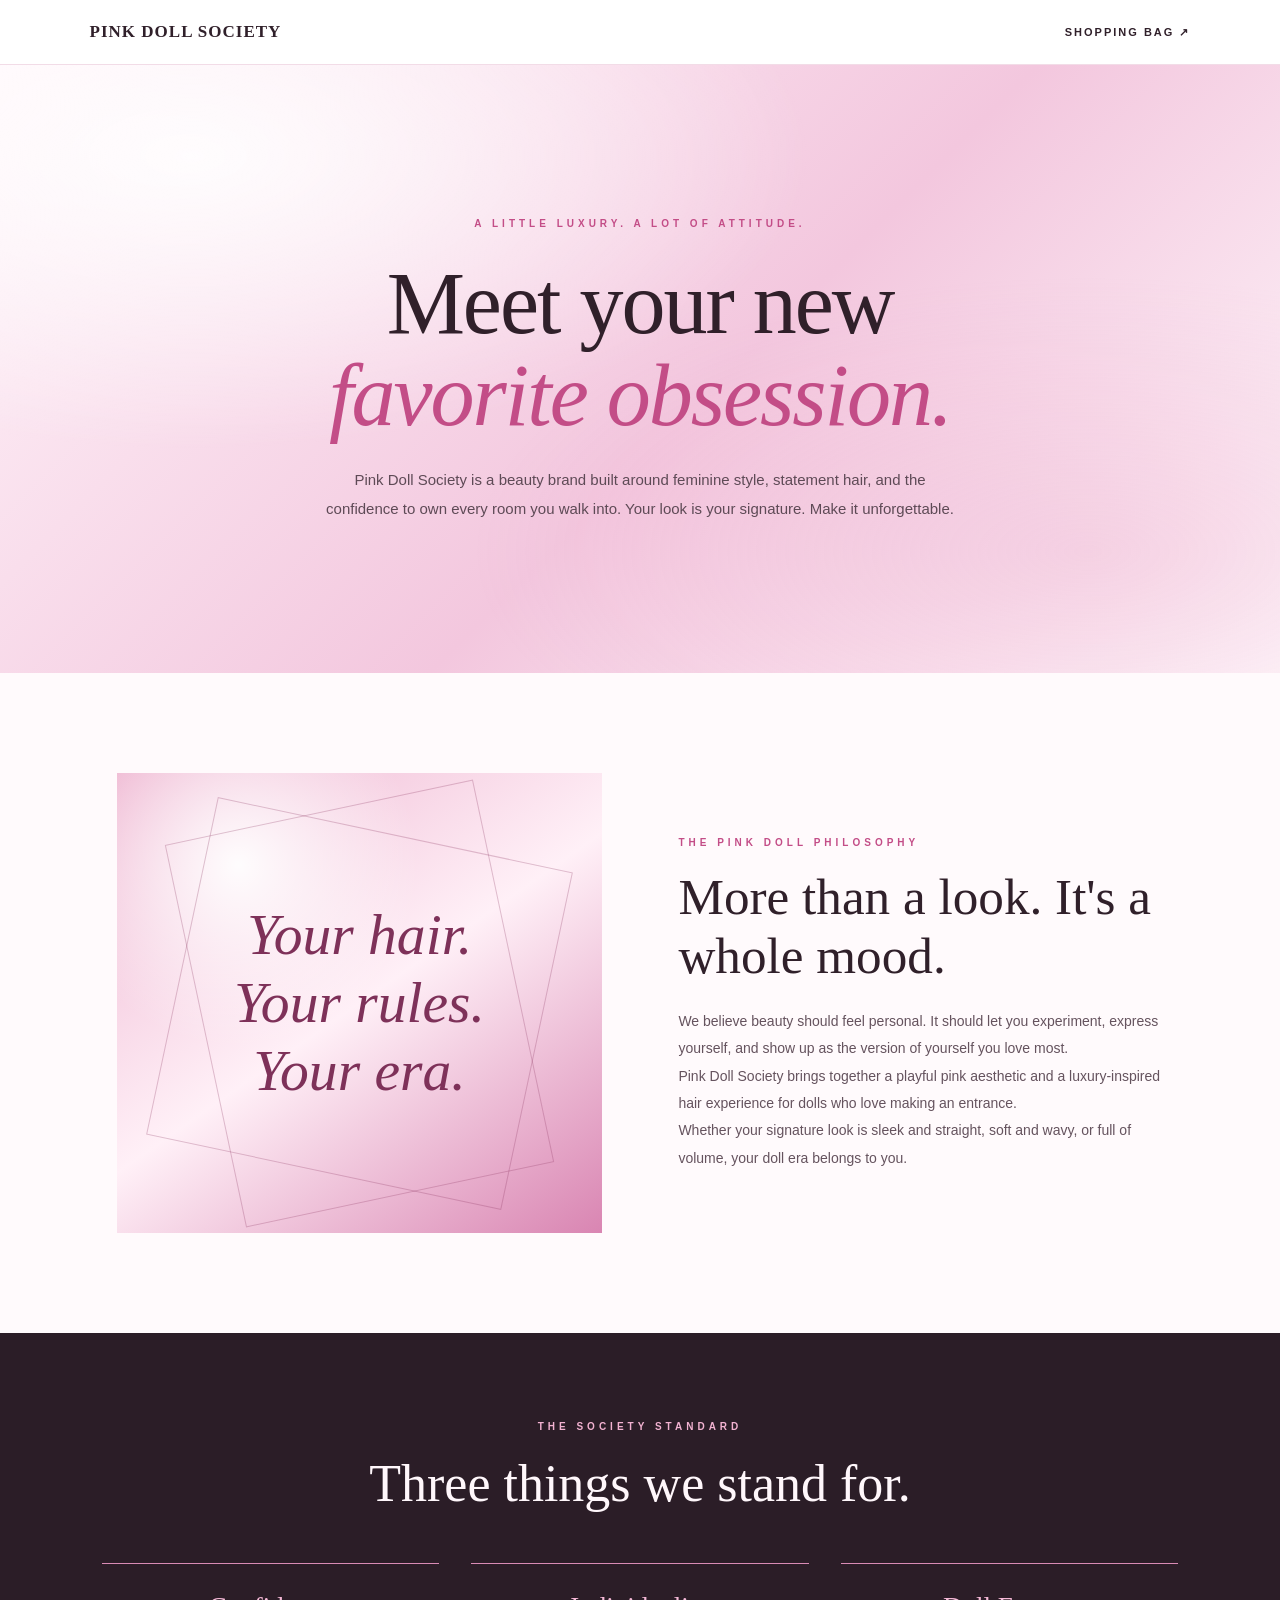
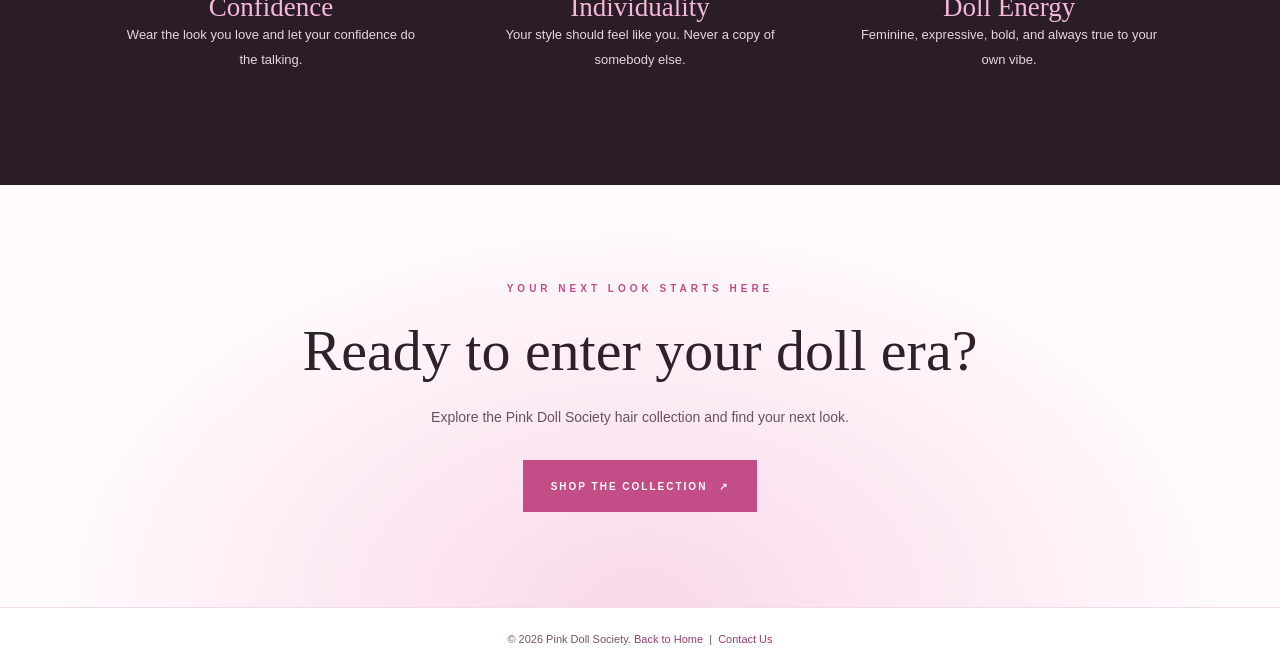
<file: about.html>
<!DOCTYPE html>
<html lang="en">
<head>
  <meta charset="UTF-8">
  <meta name="viewport" content="width=device-width, initial-scale=1.0">

  <title>Our Story | Pink Doll Society</title>
  <meta name="description" content="Discover Pink Doll Society: luxury-inspired hair, feminine style, and unapologetic doll energy.">

  <link rel="stylesheet" href="css/style.css">

  <style>
    .about-page {
      --about-pink: #c34d87;
      --about-blush: #fff0f7;
      --about-ink: #30202a;
      margin: 0;
      background: #fffafc;
      color: var(--about-ink);
      font-family: Arial, sans-serif;
    }

    .about-page *,
    .about-page *::before,
    .about-page *::after {
      box-sizing: border-box;
    }

    .about-nav {
      display: flex;
      align-items: center;
      justify-content: space-between;
      gap: 20px;
      padding: 22px 7%;
      background: rgba(255, 255, 255, 0.96);
      border-bottom: 1px solid #f2dce7;
    }

    .about-nav a {
      color: var(--about-ink);
      font-size: 11px;
      font-weight: 700;
      letter-spacing: 2px;
      text-decoration: none;
    }

    .about-nav .about-nav-brand {
      font-family: Georgia, serif;
      font-size: 17px;
      letter-spacing: 1px;
    }

    .about-hero {
      position: relative;
      overflow: hidden;
      padding: clamp(80px, 12vw, 150px) 8%;
      text-align: center;
      background:
        radial-gradient(ellipse at 15% 15%, rgba(255,255,255,.9), transparent 40%),
        radial-gradient(ellipse at 85% 80%, rgba(228,142,185,.25), transparent 40%),
        linear-gradient(135deg, #fff5fa, #f3c7de 55%, #fff9fc);
    }

    .about-eyebrow {
      margin: 0;
      color: var(--about-pink);
      font-size: 10px;
      font-weight: 700;
      letter-spacing: 4px;
      line-height: 1.8;
      text-transform: uppercase;
    }

    .about-hero h1 {
      margin: 25px auto;
      font-family: Georgia, serif;
      font-size: clamp(45px, 7.5vw, 88px);
      font-weight: 400;
      line-height: 1.04;
      letter-spacing: -2px;
    }

    .about-hero h1 span {
      display: block;
      color: var(--about-pink);
      font-style: italic;
    }

    .about-intro {
      max-width: 630px;
      margin: 25px auto 0;
      color: #5e4a56;
      font-size: 15px;
      line-height: 1.9;
    }

    .about-story {
      display: grid;
      grid-template-columns: minmax(0, 1fr) minmax(0, 1fr);
      align-items: center;
      gap: clamp(35px, 6vw, 85px);
      max-width: 1250px;
      margin: 0 auto;
      padding: 100px 8%;
    }

    .about-story-art {
      position: relative;
      display: flex;
      min-height: 460px;
      align-items: center;
      justify-content: center;
      overflow: hidden;
      padding: 35px;
      background:
        radial-gradient(ellipse at 25% 20%, rgba(255,255,255,.95), transparent 35%),
        linear-gradient(145deg, #eeb4d0, #fff0f7 50%, #d985b2);
      text-align: center;
    }

    .about-story-art::before,
    .about-story-art::after {
      position: absolute;
      width: 75%;
      height: 75%;
      border: 1px solid rgba(142, 54, 99, .28);
      content: "";
      transform: rotate(12deg);
    }

    .about-story-art::after {
      width: 65%;
      height: 85%;
      transform: rotate(-12deg);
    }

    .about-story-art span {
      position: relative;
      z-index: 1;
      color: #7e3159;
      font-family: Georgia, serif;
      font-size: clamp(36px, 4.5vw, 60px);
      font-style: italic;
      line-height: 1.18;
    }

    .about-story-copy h2 {
      margin: 16px 0 22px;
      font-family: Georgia, serif;
      font-size: clamp(34px, 4vw, 53px);
      font-weight: 400;
      line-height: 1.15;
    }

    .about-story-copy p:not(.about-eyebrow) {
      color: #65535e;
      font-size: 14px;
      line-height: 1.95;
    }

    .about-values {
      padding: 85px 8%;
      background: #2b1d27;
      color: #fff7fb;
      text-align: center;
    }

    .about-values .about-eyebrow {
      color: #f2b2d1;
    }

    .about-values h2 {
      margin: 18px 0 50px;
      font-family: Georgia, serif;
      font-size: clamp(34px, 5vw, 52px);
      font-weight: 400;
    }

    .about-value-grid {
      display: grid;
      grid-template-columns: repeat(3, minmax(0, 1fr));
      gap: 32px;
      max-width: 1100px;
      margin: 0 auto;
    }

    .about-value-grid article {
      padding: 28px 18px;
      border-top: 1px solid #d98bb5;
    }

    .about-value-grid h3 {
      color: #f5b9d7;
      font-family: Georgia, serif;
      font-size: 27px;
      font-weight: 400;
    }

    .about-value-grid p {
      color: #e5d5df;
      font-size: 13px;
      line-height: 1.9;
    }

    .about-cta {
      padding: 95px 7%;
      text-align: center;
      background:
        radial-gradient(ellipse at 50% 100%, #f9d8e9, transparent 65%),
        #fffafc;
    }

    .about-cta h2 {
      margin: 20px 0;
      font-family: Georgia, serif;
      font-size: clamp(35px, 5vw, 58px);
      font-weight: 400;
      line-height: 1.15;
    }

    .about-cta p:not(.about-eyebrow) {
      margin: 0 auto 30px;
      color: #65535e;
      font-size: 14px;
      line-height: 1.8;
    }

    .about-button {
      display: inline-flex;
      align-items: center;
      justify-content: center;
      gap: 12px;
      min-height: 52px;
      padding: 16px 28px;
      background: var(--about-pink);
      color: #fff;
      font-size: 10px;
      font-weight: 700;
      letter-spacing: 2px;
      text-decoration: none;
      transition: background 0.3s ease, transform 0.3s ease;
    }

    .about-button:hover {
      background: #2b1d27;
      transform: translateY(-2px);
    }

    .about-button:focus-visible,
    .about-nav a:focus-visible,
    .about-footer a:focus-visible {
      outline: 2px solid var(--about-pink);
      outline-offset: 4px;
    }

    .about-footer {
      padding: 25px 7%;
      border-top: 1px solid #f2dce7;
      background: #fff;
      color: #6e5867;
      font-size: 11px;
      text-align: center;
    }

    .about-footer a {
      color: #9f3d6e;
      text-decoration: none;
    }

    @media (max-width: 700px) {
      .about-nav {
        padding: 19px 5%;
      }

      .about-nav a {
        font-size: 9px;
        letter-spacing: 1.2px;
      }

      .about-nav .about-nav-brand {
        font-size: 14px;
      }

      .about-hero {
        padding: 85px 7%;
      }

      .about-hero h1 {
        letter-spacing: -1px;
      }

      .about-story {
        grid-template-columns: 1fr;
        gap: 38px;
        padding: 60px 7%;
      }

      .about-story-art {
        min-height: 320px;
      }

      .about-value-grid {
        grid-template-columns: 1fr;
        gap: 12px;
      }

      .about-values {
        padding: 70px 7%;
      }

      .about-value-grid article {
        padding: 18px 12px;
      }

      .about-cta {
        padding: 75px 7%;
      }
    }

    @media (prefers-reduced-motion: reduce) {
      .about-button {
        transition: none;
      }
    }
  </style>
</head>

<body class="about-page">
  <header class="about-nav">
    <a class="about-nav-brand" href="index.html">PINK DOLL SOCIETY</a>
    <a href="cart.html">SHOPPING BAG ↗</a>
  </header>

  <main>
    <section class="about-hero">
      <p class="about-eyebrow">A little luxury. A lot of attitude.</p>
      <h1>
        Meet your new
        <span>favorite obsession.</span>
      </h1>
      <p class="about-intro">
        Pink Doll Society is a beauty brand built around feminine style,
        statement hair, and the confidence to own every room you walk into.
        Your look is your signature. Make it unforgettable.
      </p>
    </section>

    <section class="about-story">
      <div class="about-story-art" aria-label="Your hair. Your rules. Your era.">
        <span>Your hair.<br>Your rules.<br>Your era.</span>
      </div>

      <div class="about-story-copy">
        <p class="about-eyebrow">THE PINK DOLL PHILOSOPHY</p>
        <h2>More than a look. It's a whole mood.</h2>
        <p>
          We believe beauty should feel personal. It should let you experiment,
          express yourself, and show up as the version of yourself you love most.
        </p>
        <p>
          Pink Doll Society brings together a playful pink aesthetic and a
          luxury-inspired hair experience for dolls who love making an entrance.
        </p>
        <p>
          Whether your signature look is sleek and straight, soft and wavy,
          or full of volume, your doll era belongs to you.
        </p>
      </div>
    </section>

    <section class="about-values">
      <p class="about-eyebrow">THE SOCIETY STANDARD</p>
      <h2>Three things we stand for.</h2>

      <div class="about-value-grid">
        <article>
          <h3>Confidence</h3>
          <p>Wear the look you love and let your confidence do the talking.</p>
        </article>
        <article>
          <h3>Individuality</h3>
          <p>Your style should feel like you. Never a copy of somebody else.</p>
        </article>
        <article>
          <h3>Doll Energy</h3>
          <p>Feminine, expressive, bold, and always true to your own vibe.</p>
        </article>
      </div>
    </section>

    <section class="about-cta">
      <p class="about-eyebrow">YOUR NEXT LOOK STARTS HERE</p>
      <h2>Ready to enter your doll era?</h2>
      <p>Explore the Pink Doll Society hair collection and find your next look.</p>
      <a class="about-button" href="products.html">
        SHOP THE COLLECTION <span aria-hidden="true">↗</span>
      </a>
    </section>
  </main>

  <footer class="about-footer">
    <p>
      &copy; 2026 Pink Doll Society.
      <a href="index.html">Back to Home</a>
      &nbsp;|&nbsp;
      <a href="contact.html">Contact Us</a>
    </p>
  </footer>
</body>
</html>
</file>
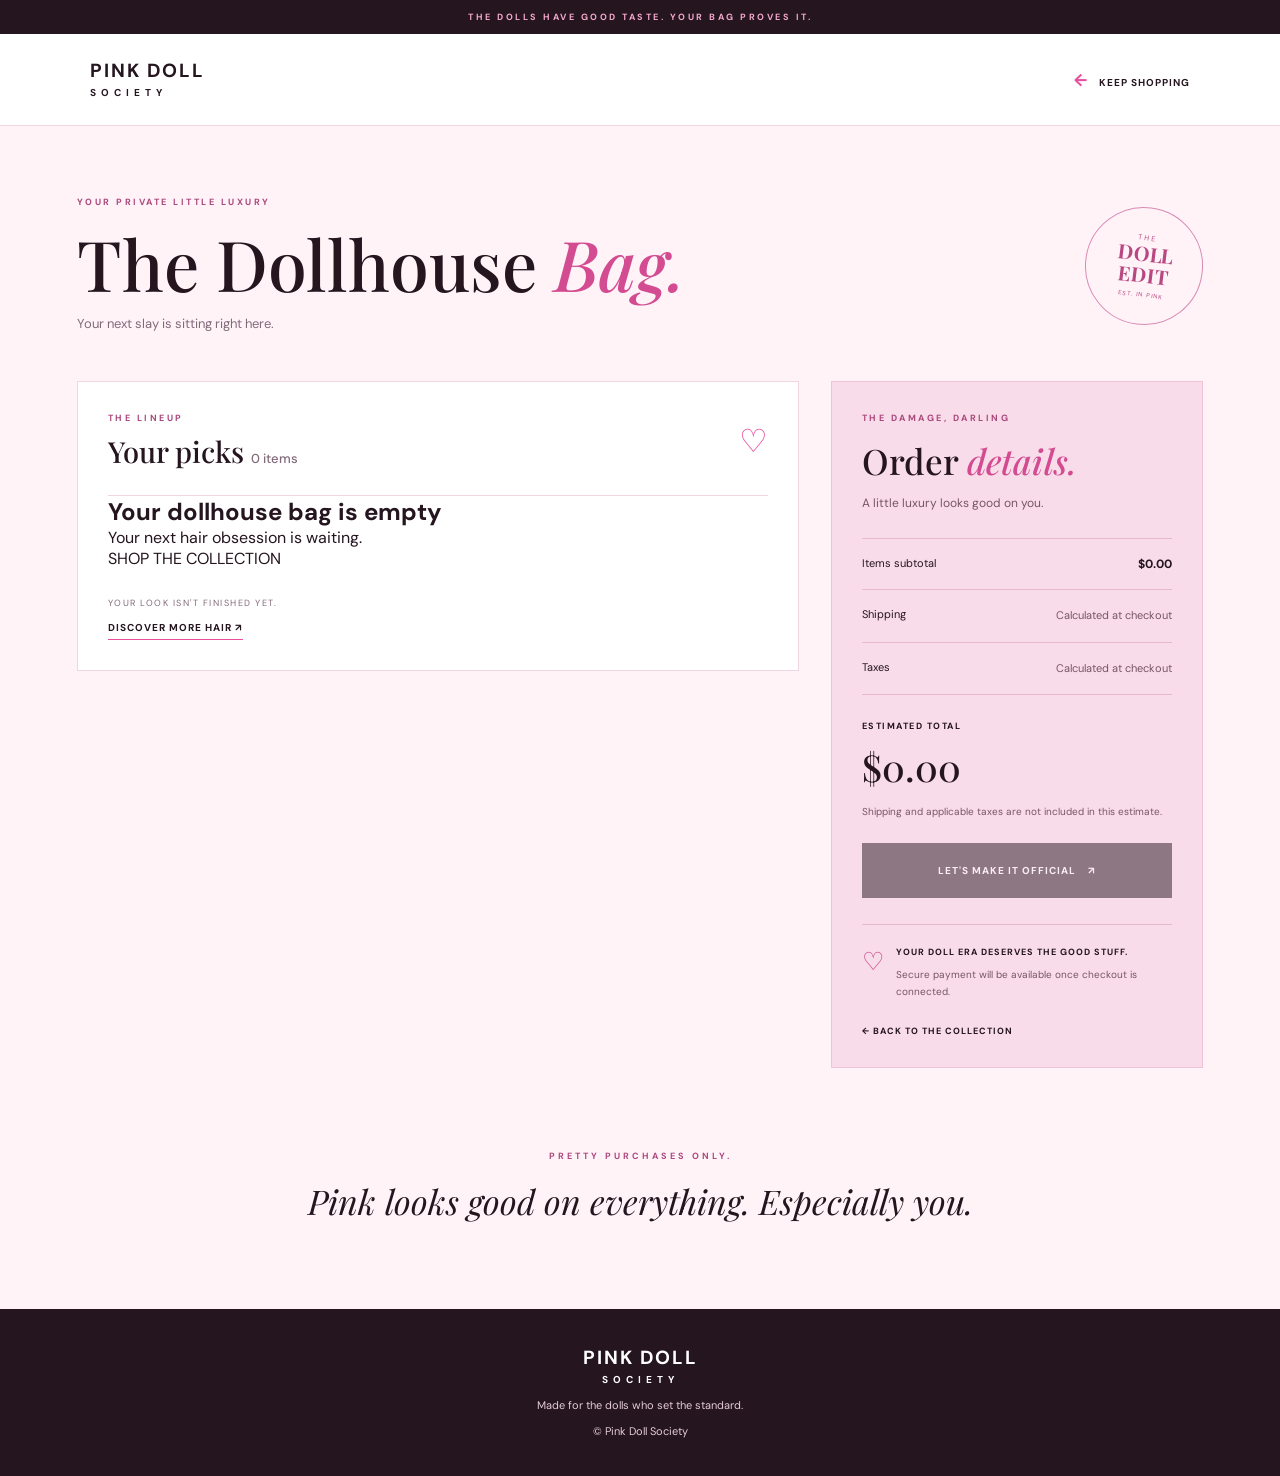
<file: cart.html>
<!DOCTYPE html>
<html lang="en">
<head>
  <meta charset="UTF-8">
  <meta name="viewport" content="width=device-width, initial-scale=1.0">

  <title>Your Dollhouse Bag | Pink Doll Society</title>
  <meta name="description" content="Review your Pink Doll Society hair collection and prepare your order.">

  <link rel="stylesheet" href="css/cart.css">
  <script src="js/cart.js" defer></script>
</head>

<body class="cart-page">

  <div class="cart-ribbon">
    THE DOLLS HAVE GOOD TASTE. YOUR BAG PROVES IT.
  </div>

  <header class="cart-header">
    <a class="cart-brand" href="index.html">
      PINK DOLL
      <span>SOCIETY</span>
    </a>

    <a href="products.html" class="keep-shopping">
      <span>←</span> KEEP SHOPPING
    </a>
  </header>

  <main class="dollhouse">

    <section class="bag-intro">
      <div class="bag-title">
        <p class="cart-eyebrow">YOUR PRIVATE LITTLE LUXURY</p>
        <h1>The Dollhouse <span>Bag.</span></h1>
        <p class="bag-subtitle">
          Your next slay is sitting right here.
        </p>
      </div>

      <div class="bag-stamp" aria-hidden="true">
        <span>THE</span>
        <strong>DOLL</strong>
        <strong>EDIT</strong>
        <span>EST. IN PINK</span>
      </div>
    </section>

    <div class="bag-layout">

      <section class="bag-items-panel">
        <div class="panel-heading">
          <div>
            <p class="cart-eyebrow">THE LINEUP</p>
            <h2>Your picks <span id="item-count">(0)</span></h2>
          </div>
          <span class="bag-heart" aria-hidden="true">♡</span>
        </div>

        <div id="cart-items" aria-live="polite">
          <p class="cart-loading">Getting your dollhouse ready...</p>
        </div>

        <div class="bag-bottom-link">
          <span>YOUR LOOK ISN'T FINISHED YET.</span>
          <a href="products.html">DISCOVER MORE HAIR ↗</a>
        </div>
      </section>

      <aside class="checkout-panel">
        <div class="summary-top">
          <p class="cart-eyebrow">THE DAMAGE, DARLING</p>
          <h2>Order <span>details.</span></h2>
          <p>A little luxury looks good on you.</p>
        </div>

        <div class="summary-line">
          <span>Items subtotal</span>
          <strong id="subtotal">$0.00</strong>
        </div>

        <div class="summary-line">
          <span>Shipping</span>
          <span class="shipping-note">Calculated at checkout</span>
        </div>

        <div class="summary-line">
          <span>Taxes</span>
          <span class="shipping-note">Calculated at checkout</span>
        </div>

        <div class="summary-total">
          <span>ESTIMATED TOTAL</span>
          <strong id="grand-total">$0.00</strong>
        </div>

        <p class="summary-disclaimer">
          Shipping and applicable taxes are not included in this estimate.
        </p>

        <button id="checkout-button" class="checkout-button" type="button">
          LET'S MAKE IT OFFICIAL <span>↗</span>
        </button>

        <p id="checkout-message" class="checkout-message" role="status">
        </p>

        <div class="payment-note">
          <span aria-hidden="true">♡</span>
          <p>
            YOUR DOLL ERA DESERVES THE GOOD STUFF.
            <small>Secure payment will be available once checkout is connected.</small>
          </p>
        </div>

        <a href="products.html" class="back-to-shop">
          ← BACK TO THE COLLECTION
        </a>
      </aside>

    </div>

    <section class="cart-signoff">
      <span>PRETTY PURCHASES ONLY.</span>
      <p>Pink looks good on everything. Especially you.</p>
    </section>

  </main>

  <footer class="cart-footer">
    <a class="cart-brand" href="index.html">
      PINK DOLL <span>SOCIETY</span>
    </a>
    <p>Made for the dolls who set the standard.</p>
    <p>© <span id="footer-year"></span> Pink Doll Society</p>
  </footer>

</body>
</html>
</file>
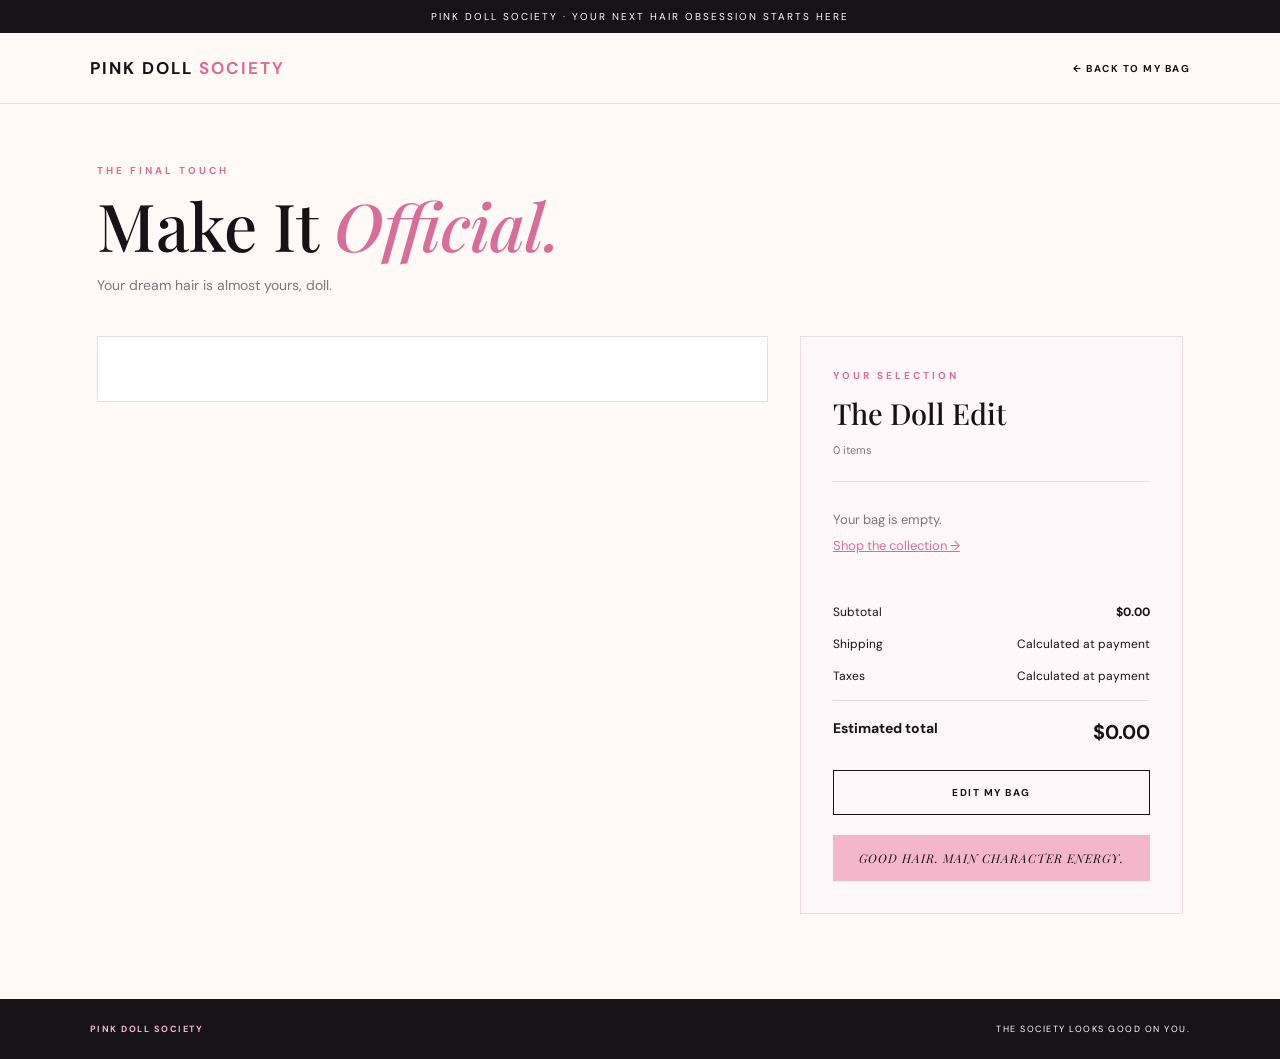
<file: checkout.html>
<!DOCTYPE html>
<html lang="en">
<head>
  <meta charset="UTF-8">
  <meta name="viewport" content="width=device-width, initial-scale=1.0">
  <title>Checkout | Pink Doll Society</title>
  <link rel="stylesheet" href="css/checkout.css">
  <script src="js/checkout.js" defer></script>
</head>
<body class="checkout-page">

  <div class="checkout-ribbon">
    PINK DOLL SOCIETY · YOUR NEXT HAIR OBSESSION STARTS HERE
  </div>

  <header class="checkout-header">
    <a href="index.html" class="brand">PINK DOLL <span>SOCIETY</span></a>
    <a href="cart.html" class="back-link">← BACK TO MY BAG</a>
  </header>

  <main class="checkout-container">
    <section class="checkout-heading">
      <p class="eyebrow">THE FINAL TOUCH</p>
      <h1>Make It <span>Official.</span></h1>
      <p>Your dream hair is almost yours, doll.</p>
    </section>

    <div class="checkout-grid">
      <section class="checkout-form-panel">
        <form id="checkout-form">

          <div class="form-section">
            <span class="section-number">01</span>
            <div>
              <h2>Who's the doll?</h2>
              <p>Enter the contact details for your order.</p>
            </div>
          </div>

          <div class="form-grid">
            <label>
              First name
              <input type="text" name="firstName" autocomplete="given-name" required>
            </label>

            <label>
              Last name
              <input type="text" name="lastName" autocomplete="family-name" required>
            </label>

            <label class="full-width">
              Email address
              <input type="email" name="email" autocomplete="email" required>
            </label>

            <label class="full-width">
              Phone number
              <input type="tel" name="phone" autocomplete="tel" required>
            </label>
          </div>

          <div class="form-section shipping-heading">
            <span class="section-number">02</span>
            <div>
              <h2>Where's she going?</h2>
              <p>Enter the shipping destination.</p>
            </div>
          </div>

          <div class="form-grid">
            <label class="full-width">
              Street address
              <input type="text" name="address" autocomplete="address-line1" required>
            </label>

            <label class="full-width">
              Apartment, suite, etc. <span class="optional">(optional)</span>
              <input type="text" name="address2" autocomplete="address-line2">
            </label>

            <label>
              City
              <input type="text" name="city" autocomplete="address-level2" required>
            </label>

            <label>
              State / Territory
              <input type="text" name="region" autocomplete="address-level1" required>
            </label>

            <label>
              ZIP / Postal code
              <input type="text" name="postalCode" autocomplete="postal-code" required>
            </label>

            <label>
              Country
              <select name="country" autocomplete="country-name" required>
                <option value="">Select country</option>
                <option value="US">United States</option>
                <option value="VI">U.S. Virgin Islands</option>
                <option value="PR">Puerto Rico</option>
                <option value="CA">Canada</option>
                <option value="GB">United Kingdom</option>
                <option value="OTHER">Other</option>
              </select>
            </label>
          </div>

          <div class="form-section shipping-heading">
            <span class="section-number">03</span>
            <div>
              <h2>One last thing</h2>
              <p>Any special instructions for your order?</p>
            </div>
          </div>

          <label class="full-width notes-label">
            Order notes <span class="optional">(optional)</span>
            <textarea name="notes" rows="3" placeholder="Delivery instructions or other details..."></textarea>
          </label>

          <p class="checkout-notice">
            Payment processing is not connected yet. Your information will not be submitted
            to a store or payment provider from this demo checkout.
          </p>

          <button type="submit" id="place-order-button">
            CONTINUE TO SECURE PAYMENT <span>↗</span>
          </button>

          <p id="checkout-message" class="checkout-message" role="status"></p>

          <p class="secure-note">♡ MADE FOR DOLLS WHO KNOW THEIR WORTH</p>
        </form>
      </section>

      <aside class="order-panel">
        <div class="order-panel-heading">
          <p class="eyebrow">YOUR SELECTION</p>
          <h2>The Doll Edit</h2>
          <span id="summary-count">0 items</span>
        </div>

        <div id="checkout-items" class="checkout-items"></div>

        <div id="checkout-empty" class="checkout-empty" hidden>
          Your bag is empty.
          <a href="products.html">Shop the collection →</a>
        </div>

        <div class="order-totals">
          <div><span>Subtotal</span><strong id="checkout-subtotal">$0.00</strong></div>
          <div><span>Shipping</span><span id="shipping-cost">Calculated at payment</span></div>
          <div><span>Taxes</span><span>Calculated at payment</span></div>
          <div class="total-line"><span>Estimated total</span><strong id="checkout-total">$0.00</strong></div>
        </div>

        <a href="cart.html" class="edit-bag">EDIT MY BAG</a>
        <div class="pink-note">GOOD HAIR. MAIN CHARACTER ENERGY.</div>
      </aside>
    </div>
  </main>

  <footer class="checkout-footer">
    <a href="index.html">PINK DOLL SOCIETY</a>
    <span>THE SOCIETY LOOKS GOOD ON YOU.</span>
  </footer>

</body>
</html>
</file>
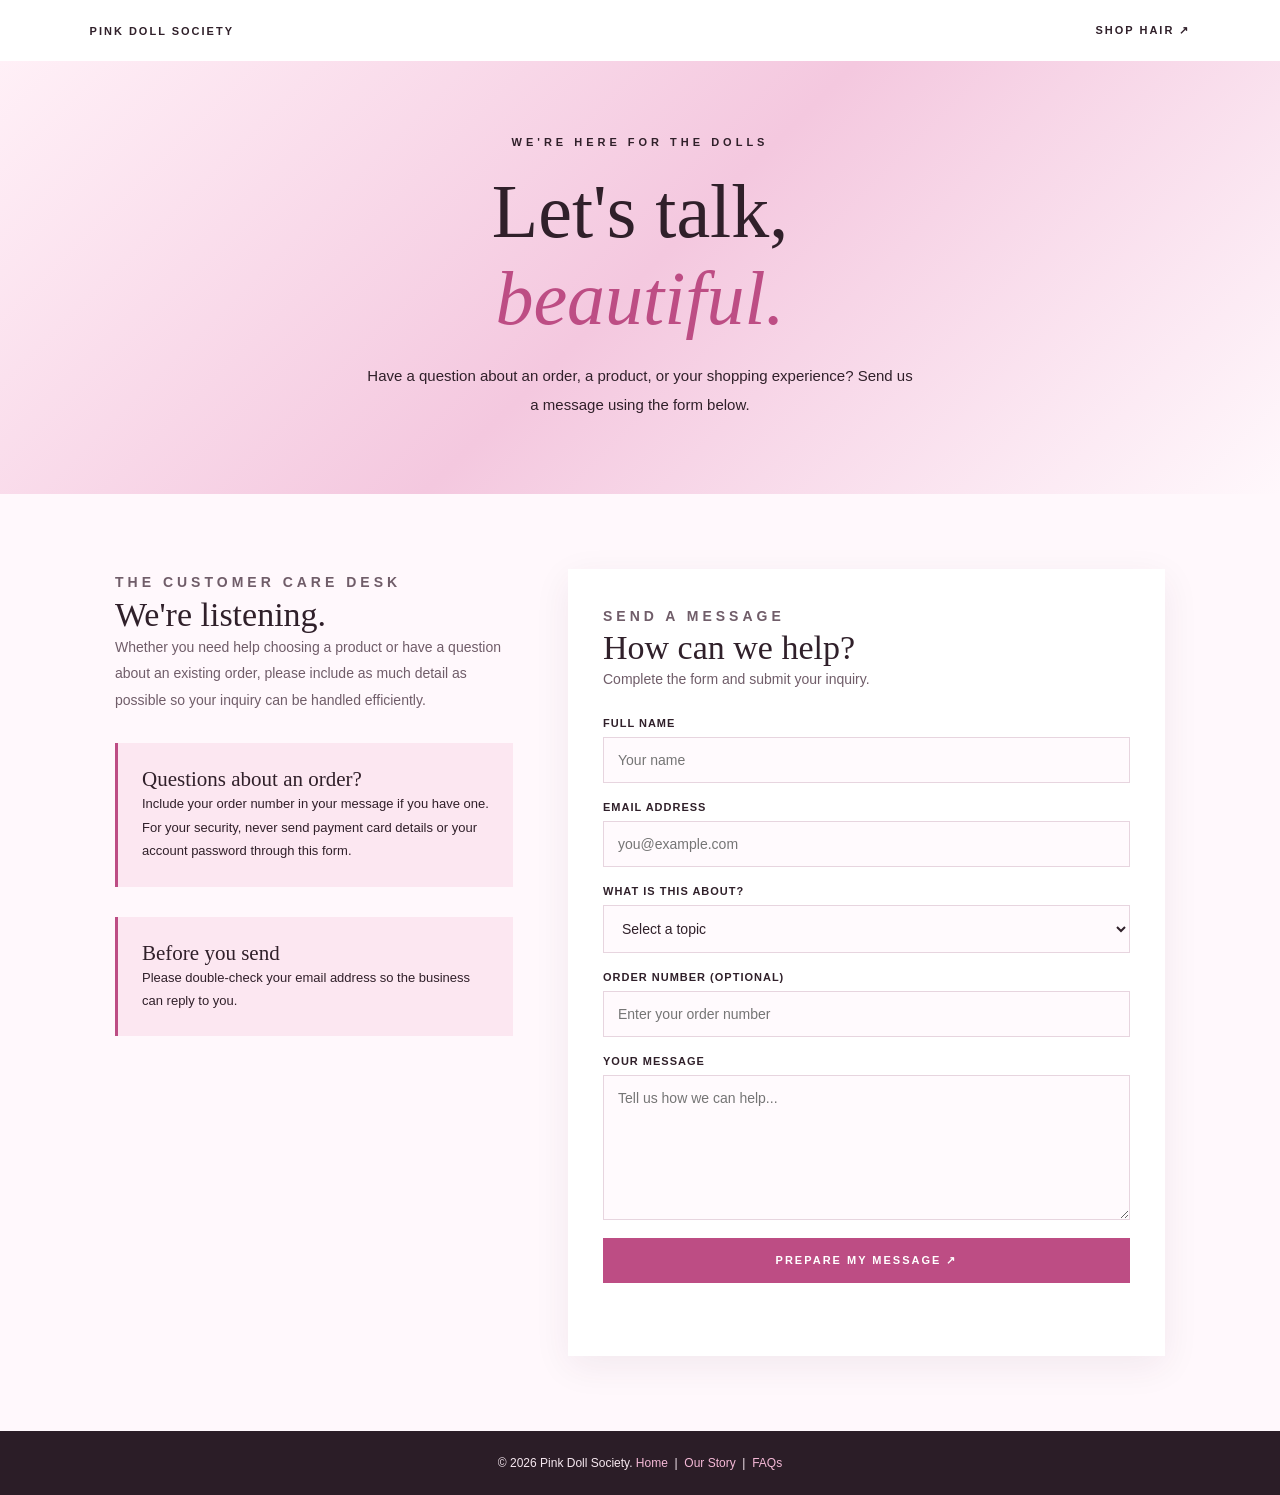
<file: contact.html>
<!DOCTYPE html>
<html lang="en">

<head>
    <meta charset="UTF-8">
    <meta name="viewport" content="width=device-width, initial-scale=1.0">

    <title>Contact Us | Pink Doll Society</title>
    <meta name="description"
        content="Contact Pink Doll Society for order support, product questions, and customer service.">

    <link rel="stylesheet" href="css/style.css">

    <style>
        .contact-page {
            margin: 0;
            background: #fff8fc;
            color: #30202a;
            font-family: Arial, sans-serif;
        }

        .contact-nav {
            display: flex;
            justify-content: space-between;
            align-items: center;
            gap: 20px;
            padding: 24px 7%;
            background: #fff;
        }

        .contact-nav a {
            color: #30202a;
            font-size: 11px;
            font-weight: 700;
            letter-spacing: 2px;
            text-decoration: none;
        }

        .contact-hero {
            padding: 75px 20px;
            text-align: center;
            background: linear-gradient(135deg, #fff0f7, #f4c8df, #fff8fc);
        }

        .contact-eyebrow {
            font-size: 11px;
            font-weight: 700;
            letter-spacing: 4px;
            text-transform: uppercase;
        }

        .contact-hero h1 {
            margin: 20px 0;
            font-family: Georgia, serif;
            font-size: clamp(42px, 7vw, 76px);
            font-weight: 400;
        }

        .contact-hero h1 span {
            display: block;
            color: #bd4d84;
            font-style: italic;
        }

        .contact-hero p:last-child {
            max-width: 550px;
            margin: 0 auto;
            font-size: 15px;
            line-height: 1.9;
        }

        .contact-layout {
            display: grid;
            grid-template-columns: 0.8fr 1.2fr;
            gap: 55px;
            max-width: 1100px;
            margin: auto;
            padding: 75px 25px;
        }

        .contact-info h2,
        .contact-form-wrap h2 {
            font-family: Georgia, serif;
            font-size: 34px;
            font-weight: 400;
        }

        .contact-info>p {
            color: #705d69;
            font-size: 14px;
            line-height: 1.9;
        }

        .contact-note {
            margin-top: 30px;
            padding: 24px;
            background: #fce7f1;
            border-left: 3px solid #bd4d84;
        }

        .contact-note h3 {
            margin-top: 0;
            font-family: Georgia, serif;
            font-size: 21px;
            font-weight: 400;
        }

        .contact-note p {
            font-size: 13px;
            line-height: 1.8;
        }

        .contact-form-wrap {
            padding: 35px;
            background: #fff;
            box-shadow: 0 10px 35px rgba(76, 34, 57, 0.07);
        }

        .contact-form-wrap>p {
            color: #705d69;
            font-size: 14px;
            line-height: 1.8;
        }

        .contact-form {
            display: grid;
            gap: 18px;
            margin-top: 25px;
        }

        .contact-field {
            display: grid;
            gap: 8px;
        }

        .contact-field label {
            font-size: 11px;
            font-weight: 700;
            letter-spacing: 1px;
        }

        .contact-field input,
        .contact-field select,
        .contact-field textarea {
            box-sizing: border-box;
            width: 100%;
            padding: 14px;
            border: 1px solid #e7d5df;
            border-radius: 0;
            background: #fffafd;
            color: #30202a;
            font: inherit;
            font-size: 14px;
        }

        .contact-field textarea {
            min-height: 145px;
            resize: vertical;
        }

        .contact-field input:focus,
        .contact-field select:focus,
        .contact-field textarea:focus {
            outline: 2px solid #d77eab;
            outline-offset: 2px;
        }

        .contact-submit {
            padding: 16px 22px;
            border: none;
            background: #bd4d84;
            color: #fff;
            font-size: 11px;
            font-weight: 700;
            letter-spacing: 2px;
            cursor: pointer;
        }

        .contact-submit:hover {
            background: #30202a;
        }

        .contact-status {
            min-height: 20px;
            font-size: 13px;
            line-height: 1.6;
        }

        .contact-footer {
            padding: 25px 15px;
            background: #2b1d27;
            color: #f6e8f0;
            font-size: 12px;
            text-align: center;
        }

        .contact-footer a {
            color: #f5b9d7;
            text-decoration: none;
        }

        @media (max-width: 750px) {
            .contact-layout {
                grid-template-columns: 1fr;
                gap: 35px;
                padding: 45px 20px;
            }

            .contact-form-wrap {
                padding: 25px 20px;
            }

            .contact-nav {
                padding: 20px;
            }
        }
    </style>
</head>

<body class="contact-page">

    <!-- Navigation -->
    <header class="contact-nav">
        <a href="index.html">PINK DOLL SOCIETY</a>
        <a href="products.html">SHOP HAIR ↗</a>
    </header>

    <!-- Page Introduction -->
    <main>

        <section class="contact-hero">
            <p class="contact-eyebrow">We're here for the dolls</p>

            <h1>
                Let's talk,
                <span>beautiful.</span>
            </h1>

            <p>
                Have a question about an order, a product, or your shopping
                experience? Send us a message using the form below.
            </p>
        </section>

        <!-- Contact Information and Form -->
        <section class="contact-layout">

            <div class="contact-info">
                <p class="contact-eyebrow">THE CUSTOMER CARE DESK</p>

                <h2>We're listening.</h2>

                <p>
                    Whether you need help choosing a product or have a question
                    about an existing order, please include as much detail as
                    possible so your inquiry can be handled efficiently.
                </p>

                <div class="contact-note">
                    <h3>Questions about an order?</h3>

                    <p>
                        Include your order number in your message if you have one.
                        For your security, never send payment card details or your
                        account password through this form.
                    </p>
                </div>

                <div class="contact-note">
                    <h3>Before you send</h3>

                    <p>
                        Please double-check your email address so the business can
                        reply to you.
                    </p>
                </div>
            </div>

            <div class="contact-form-wrap">
                <p class="contact-eyebrow">SEND A MESSAGE</p>

                <h2>How can we help?</h2>

                <p>Complete the form and submit your inquiry.</p>

                <form class="contact-form" id="contact-form">

                    <div class="contact-field">
                        <label for="contact-name">FULL NAME</label>
                        <input type="text" id="contact-name" name="name" autocomplete="name" placeholder="Your name"
                            required>
                    </div>

                    <div class="contact-field">
                        <label for="contact-email">EMAIL ADDRESS</label>
                        <input type="email" id="contact-email" name="email" autocomplete="email"
                            placeholder="you@example.com" required>
                    </div>

                    <div class="contact-field">
                        <label for="contact-topic">WHAT IS THIS ABOUT?</label>
                        <select id="contact-topic" name="topic" required>
                            <option value="">Select a topic</option>
                            <option value="Order inquiry">Order inquiry</option>
                            <option value="Product question">Product question</option>
                            <option value="Shipping and returns">Shipping and returns</option>
                            <option value="Website support">Website support</option>
                            <option value="Other">Other</option>
                        </select>
                    </div>

                    <div class="contact-field">
                        <label for="contact-order">ORDER NUMBER (OPTIONAL)</label>
                        <input type="text" id="contact-order" name="order" placeholder="Enter your order number">
                    </div>

                    <div class="contact-field">
                        <label for="contact-message">YOUR MESSAGE</label>
                        <textarea id="contact-message" name="message" placeholder="Tell us how we can help..."
                            required></textarea>
                    </div>

                    <button class="contact-submit" type="submit">
                        PREPARE MY MESSAGE ↗
                    </button>

                    <p class="contact-status" id="contact-status" aria-live="polite"></p>

                </form>
            </div>

        </section>

    </main>

    <!-- Footer -->
    <footer class="contact-footer">
        <p>
            &copy; 2026 Pink Doll Society.
            <a href="index.html">Home</a>
            &nbsp;|&nbsp;
            <a href="about.html">Our Story</a>
            &nbsp;|&nbsp;
            <a href="faq.html">FAQs</a>
        </p>
    </footer>

    <!-- Contact Form Behavior -->
    <script>
        const contactForm = document.getElementById('contact-form');
        const contactStatus = document.getElementById('contact-status');

        contactForm.addEventListener('submit', function (event) {
            event.preventDefault();

            const formData = new FormData(contactForm);

            const name = formData.get('name').trim();
            const email = formData.get('email').trim();
            const topic = formData.get('topic');
            const order = formData.get('order').trim();
            const message = formData.get('message').trim();

            const subject = encodeURIComponent(
                'Pink Doll Society Contact: ' + topic
            );

            const body = encodeURIComponent(
                'Name: ' + name + '\n' +
                'Email: ' + email + '\n' +
                'Topic: ' + topic + '\n' +
                'Order Number: ' + (order || 'Not provided') + '\n\n' +
                'Message:\n' + message
            );

            contactStatus.textContent =
                'Your email app will open so you can send your message.';

            /*
              Replace YOUR_BUSINESS_EMAIL with your real customer service email.
              Until you add it, the form will not send messages.
            */
            const businessEmail = 'YOUR_BUSINESS_EMAIL';

            if (
                !businessEmail ||
                businessEmail === 'YOUR_BUSINESS_EMAIL'
            ) {
                contactStatus.textContent =
                    'The form design is ready, but the business email has not been configured yet.';
                return;
            }

            window.location.href =
                'mailto:' + businessEmail +
                '?subject=' + subject +
                '&body=' + body;
        });
    </script>

</body>

</html>
</file>
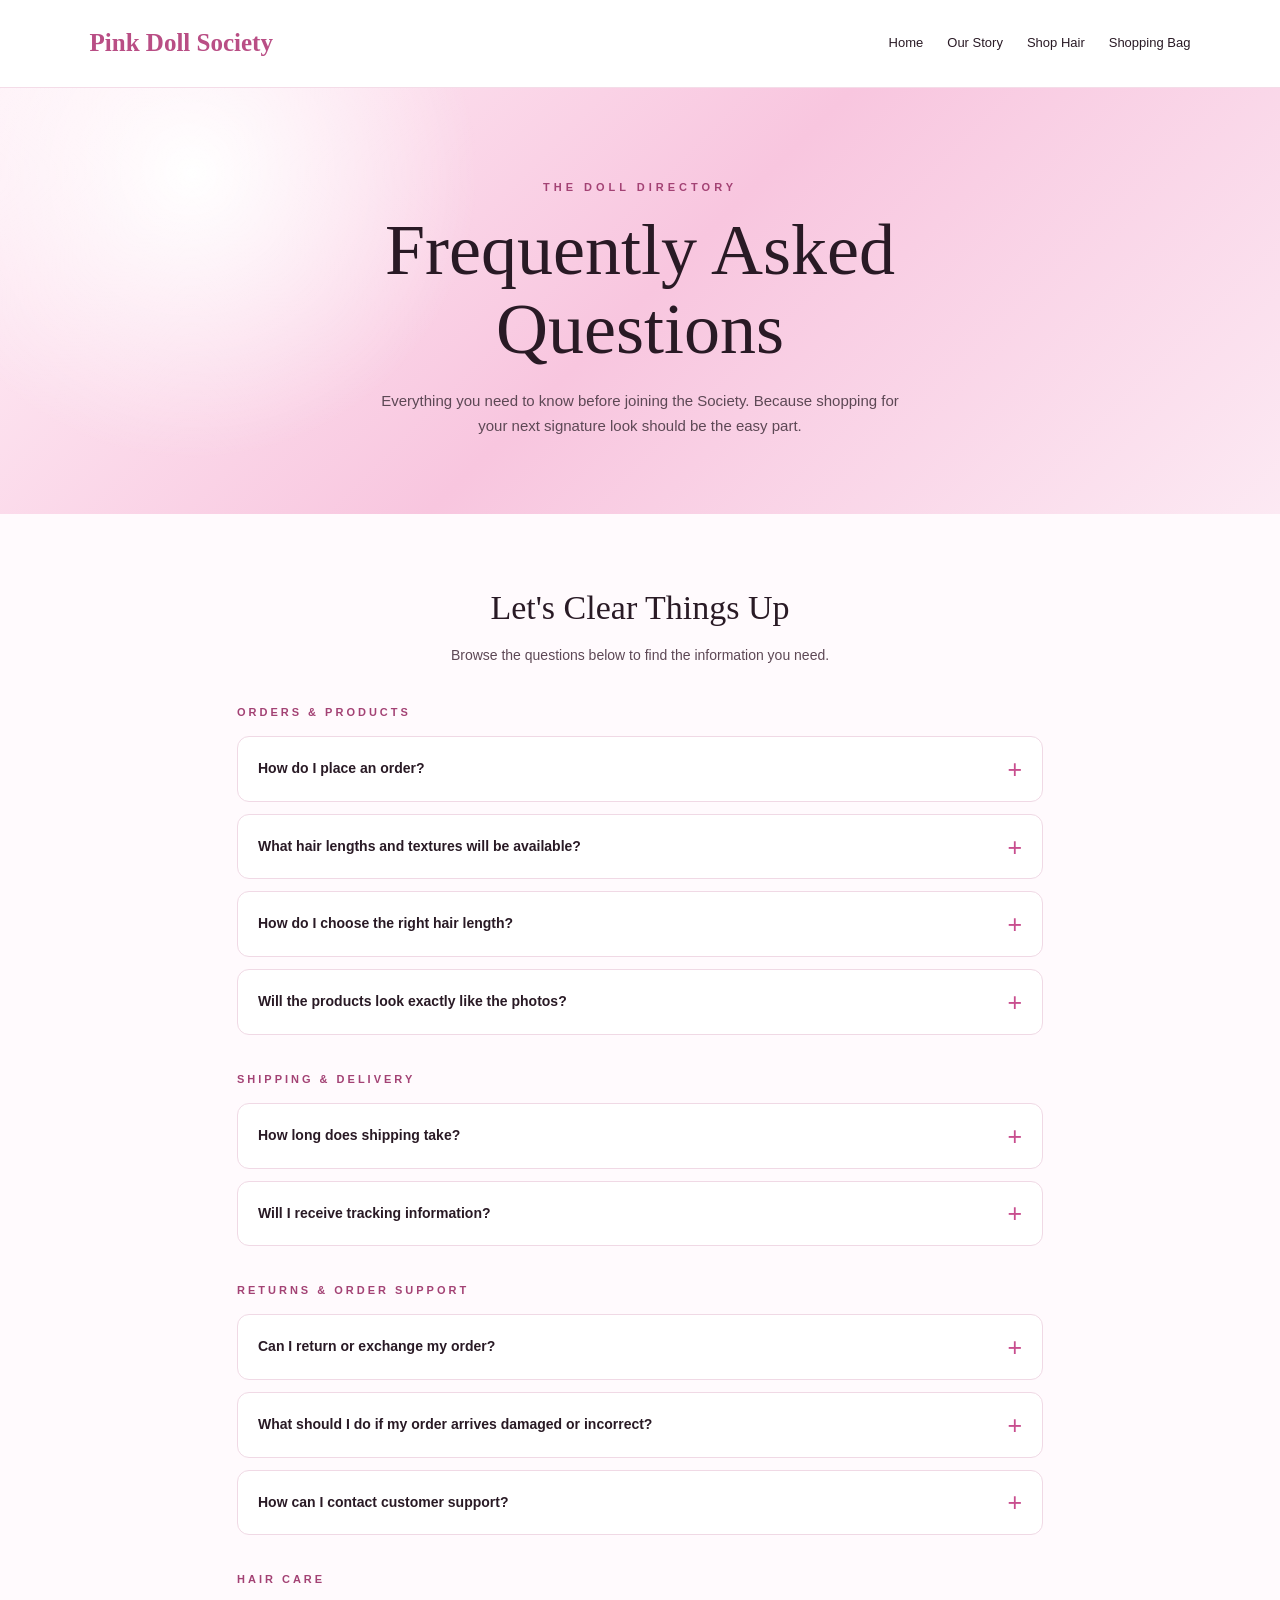
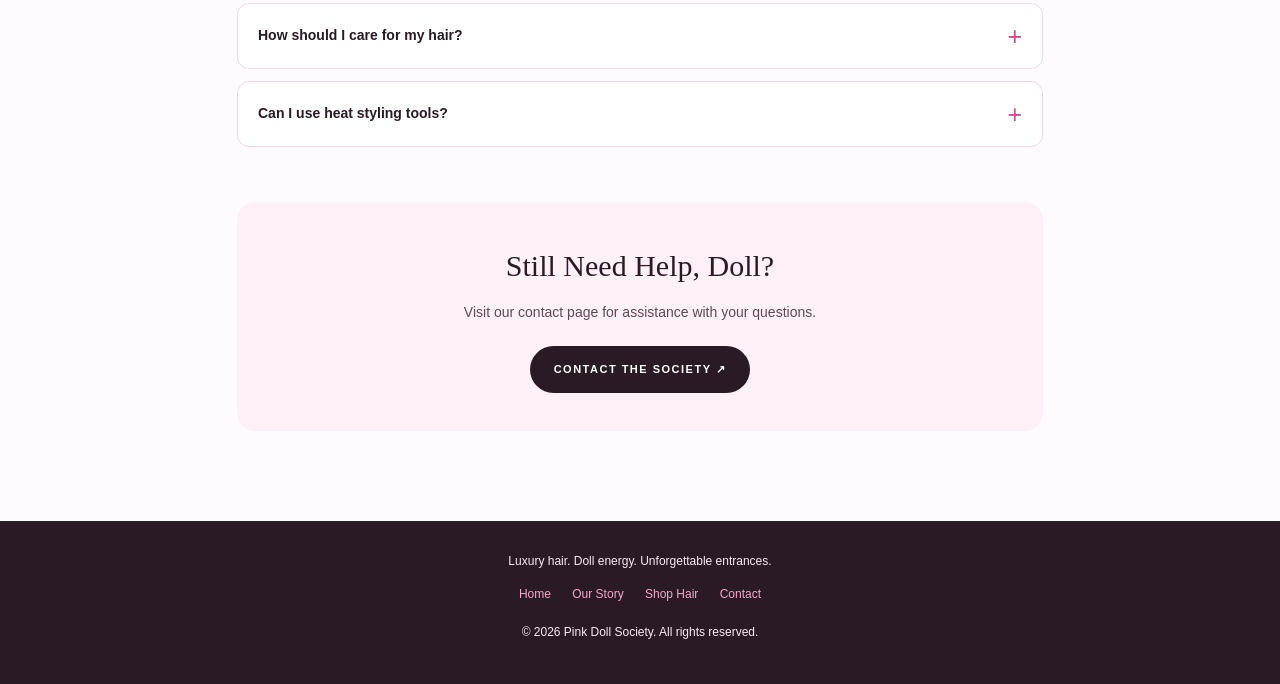
<file: faq.html>
<!DOCTYPE html>
<html lang="en">

<head>
    <meta charset="UTF-8">
    <meta name="viewport" content="width=device-width, initial-scale=1.0">

    <title>FAQs | Pink Doll Society</title>

    <meta name="description"
        content="Find answers to common questions about Pink Doll Society orders, hair collections, shipping, returns, and hair care.">

    <style>
        * {
            box-sizing: border-box;
            margin: 0;
            padding: 0;
        }

        :root {
            --pink: #f5a9cd;
            --light-pink: #fff0f7;
            --dark: #291a25;
            --text: #5d4855;
            --white: #ffffff;
        }

        body {
            font-family: Arial, sans-serif;
            background: #fffafd;
            color: var(--dark);
            line-height: 1.7;
        }

        a {
            color: inherit;
            text-decoration: none;
        }

        .faq-nav {
            display: flex;
            align-items: center;
            justify-content: space-between;
            gap: 20px;
            padding: 22px 7%;
            background: var(--white);
            border-bottom: 1px solid #f4dce8;
        }

        .faq-logo {
            font-family: Georgia, serif;
            font-size: 25px;
            font-weight: bold;
            color: #b94e85;
        }

        .faq-nav-links {
            display: flex;
            align-items: center;
            gap: 24px;
            font-size: 13px;
        }

        .faq-nav-links a:hover {
            color: #c84e8e;
        }

        .faq-hero {
            padding: 90px 20px 75px;
            text-align: center;
            background:
                radial-gradient(circle at 15% 20%, #ffffff 0, transparent 25%),
                linear-gradient(135deg, #fff0f7, #f8c6df, #fce9f3);
        }

        .eyebrow {
            margin-bottom: 15px;
            color: #a34274;
            font-size: 11px;
            font-weight: bold;
            letter-spacing: 4px;
        }

        .faq-hero h1 {
            margin-bottom: 18px;
            font-family: Georgia, serif;
            font-size: clamp(42px, 7vw, 72px);
            font-weight: normal;
            line-height: 1.1;
        }

        .faq-hero p {
            max-width: 540px;
            margin: 0 auto;
            color: var(--text);
            font-size: 15px;
        }

        .faq-section {
            max-width: 850px;
            margin: 0 auto;
            padding: 65px 22px 90px;
        }

        .faq-intro {
            margin-bottom: 35px;
            text-align: center;
        }

        .faq-intro h2 {
            margin-bottom: 8px;
            font-family: Georgia, serif;
            font-size: 34px;
            font-weight: normal;
        }

        .faq-intro p {
            color: var(--text);
            font-size: 14px;
        }

        .faq-category {
            margin: 35px 0 14px;
            color: #a34274;
            font-size: 11px;
            font-weight: bold;
            letter-spacing: 3px;
        }

        .faq-item {
            margin-bottom: 12px;
            border: 1px solid #f0d9e5;
            border-radius: 12px;
            background: var(--white);
            overflow: hidden;
        }

        .faq-item summary {
            position: relative;
            padding: 20px 52px 20px 20px;
            cursor: pointer;
            list-style: none;
            font-size: 14px;
            font-weight: bold;
        }

        .faq-item summary::-webkit-details-marker {
            display: none;
        }

        .faq-item summary::after {
            content: "+";
            position: absolute;
            top: 50%;
            right: 20px;
            transform: translateY(-50%);
            color: #c84e8e;
            font-size: 25px;
            font-weight: normal;
        }

        .faq-item[open] summary::after {
            content: "−";
        }

        .faq-answer {
            padding: 0 20px 22px;
            color: var(--text);
            font-size: 14px;
        }

        .faq-answer a {
            color: #b3427c;
            text-decoration: underline;
        }

        .faq-contact {
            margin-top: 55px;
            padding: 38px 25px;
            border-radius: 18px;
            background: var(--light-pink);
            text-align: center;
        }

        .faq-contact h2 {
            margin-bottom: 10px;
            font-family: Georgia, serif;
            font-size: 30px;
            font-weight: normal;
        }

        .faq-contact p {
            margin-bottom: 22px;
            color: var(--text);
            font-size: 14px;
        }

        .faq-button {
            display: inline-block;
            padding: 14px 24px;
            border-radius: 30px;
            background: var(--dark);
            color: var(--white);
            font-size: 11px;
            font-weight: bold;
            letter-spacing: 1.5px;
            transition: background 0.3s ease;
        }

        .faq-button:hover {
            background: #b3427c;
        }

        .faq-footer {
            padding: 30px 20px;
            background: var(--dark);
            color: #f9eaf2;
            text-align: center;
            font-size: 12px;
        }

        .faq-footer p {
            margin-bottom: 12px;
        }

        .faq-footer a {
            margin: 0 9px;
            color: var(--pink);
        }

        @media (max-width: 600px) {
            .faq-nav {
                align-items: flex-start;
                flex-direction: column;
            }

            .faq-nav-links {
                flex-wrap: wrap;
                gap: 15px;
            }

            .faq-hero {
                padding: 65px 20px;
            }

            .faq-section {
                padding: 45px 16px 65px;
            }

            .faq-item summary {
                padding: 18px 45px 18px 16px;
            }
        }
    </style>
</head>

<body>

    <header class="faq-nav">
        <a href="index.html" class="faq-logo">Pink Doll Society</a>

        <nav class="faq-nav-links" aria-label="Main navigation">
            <a href="index.html">Home</a>
            <a href="about.html">Our Story</a>
            <a href="products.html">Shop Hair</a>
            <a href="cart.html">Shopping Bag</a>
        </nav>
    </header>

    <main>
        <section class="faq-hero">
            <div class="eyebrow">THE DOLL DIRECTORY</div>
            <h1>Frequently Asked<br>Questions</h1>
            <p>
                Everything you need to know before joining the Society.
                Because shopping for your next signature look should be the easy part.
            </p>
        </section>

        <section class="faq-section">
            <div class="faq-intro">
                <h2>Let's Clear Things Up</h2>
                <p>Browse the questions below to find the information you need.</p>
            </div>

            <div class="faq-category">ORDERS &amp; PRODUCTS</div>

            <details class="faq-item">
                <summary>How do I place an order?</summary>
                <div class="faq-answer">
                    Browse our collection, select your preferred product and available
                    options, and follow the checkout instructions. Your order is not
                    confirmed until the checkout process provides confirmation.
                </div>
            </details>

            <details class="faq-item">
                <summary>What hair lengths and textures will be available?</summary>
                <div class="faq-answer">
                    Available lengths, textures, and product options should be listed
                    on each product page. Please review the specific listing before
                    ordering, as options may vary by product.
                </div>
            </details>

            <details class="faq-item">
                <summary>How do I choose the right hair length?</summary>
                <div class="faq-answer">
                    Hair length can look different depending on texture, curl pattern,
                    and how the hair is measured. Check the product's length guide
                    and texture details before making your selection.
                </div>
            </details>

            <details class="faq-item">
                <summary>Will the products look exactly like the photos?</summary>
                <div class="faq-answer">
                    Product images are intended to show the style and appearance of
                    each item. Lighting, screen settings, styling, and texture can
                    affect how hair appears in photographs.
                </div>
            </details>

            <div class="faq-category">SHIPPING &amp; DELIVERY</div>

            <details class="faq-item">
                <summary>How long does shipping take?</summary>
                <div class="faq-answer">
                    Shipping times and processing times must be confirmed in our
                    official shipping policy. Please review the shipping information
                    shown at checkout before placing an order.
                    <br><br>
                    <strong>Store setup note:</strong> Add your actual processing
                    times and delivery estimates before publishing this answer.
                </div>
            </details>

            <details class="faq-item">
                <summary>Will I receive tracking information?</summary>
                <div class="faq-answer">
                    Tracking availability depends on the shipping method and fulfillment
                    process used for your order. This answer should be updated to reflect
                    your actual shipping service and notification process.
                </div>
            </details>

            <div class="faq-category">RETURNS &amp; ORDER SUPPORT</div>

            <details class="faq-item">
                <summary>Can I return or exchange my order?</summary>
                <div class="faq-answer">
                    Return and exchange eligibility depends on the store's published
                    policy, including any conditions for hair products. Please check
                    the official policy before ordering.
                    <br><br>
                    <strong>Store setup note:</strong> Publish your actual return,
                    exchange, and cancellation terms before accepting orders.
                </div>
            </details>

            <details class="faq-item">
                <summary>What should I do if my order arrives damaged or incorrect?</summary>
                <div class="faq-answer">
                    Contact us through the <a href="contact.html">Contact Us page</a>
                    with your order details and a clear description of the issue.
                    Add your actual reporting deadline and required evidence to this
                    answer once your order-support policy is established.
                </div>
            </details>

            <details class="faq-item">
                <summary>How can I contact customer support?</summary>
                <div class="faq-answer">
                    Visit our <a href="contact.html">Contact Us page</a> to prepare
                    a message for the Pink Doll Society team. Make sure the contact
                    method is connected to an inbox that you actively monitor.
                </div>
            </details>

            <div class="faq-category">HAIR CARE</div>

            <details class="faq-item">
                <summary>How should I care for my hair?</summary>
                <div class="faq-answer">
                    Follow the care instructions provided for your specific product.
                    In general, use gentle detangling techniques, avoid unnecessary
                    pulling, and follow the manufacturer's guidance for washing,
                    heat styling, and storage.
                </div>
            </details>

            <details class="faq-item">
                <summary>Can I use heat styling tools?</summary>
                <div class="faq-answer">
                    Heat tolerance depends on the product's material and specifications.
                    Check the manufacturer's instructions before applying heat.
                    Do not assume every texture or product can safely tolerate the
                    same temperature.
                </div>
            </details>

            <div class="faq-contact">
                <h2>Still Need Help, Doll?</h2>
                <p>
                    Visit our contact page for assistance with your questions.
                </p>
                <a href="contact.html" class="faq-button">
                    CONTACT THE SOCIETY ↗
                </a>
            </div>
        </section>
    </main>

    <footer class="faq-footer">
        <p>Luxury hair. Doll energy. Unforgettable entrances.</p>
        <div>
            <a href="index.html">Home</a>
            <a href="about.html">Our Story</a>
            <a href="products.html">Shop Hair</a>
            <a href="contact.html">Contact</a>
        </div>
        <p style="margin-top: 18px;">
            &copy; 2026 Pink Doll Society. All rights reserved.
        </p>
    </footer>

</body>

</html>
</file>
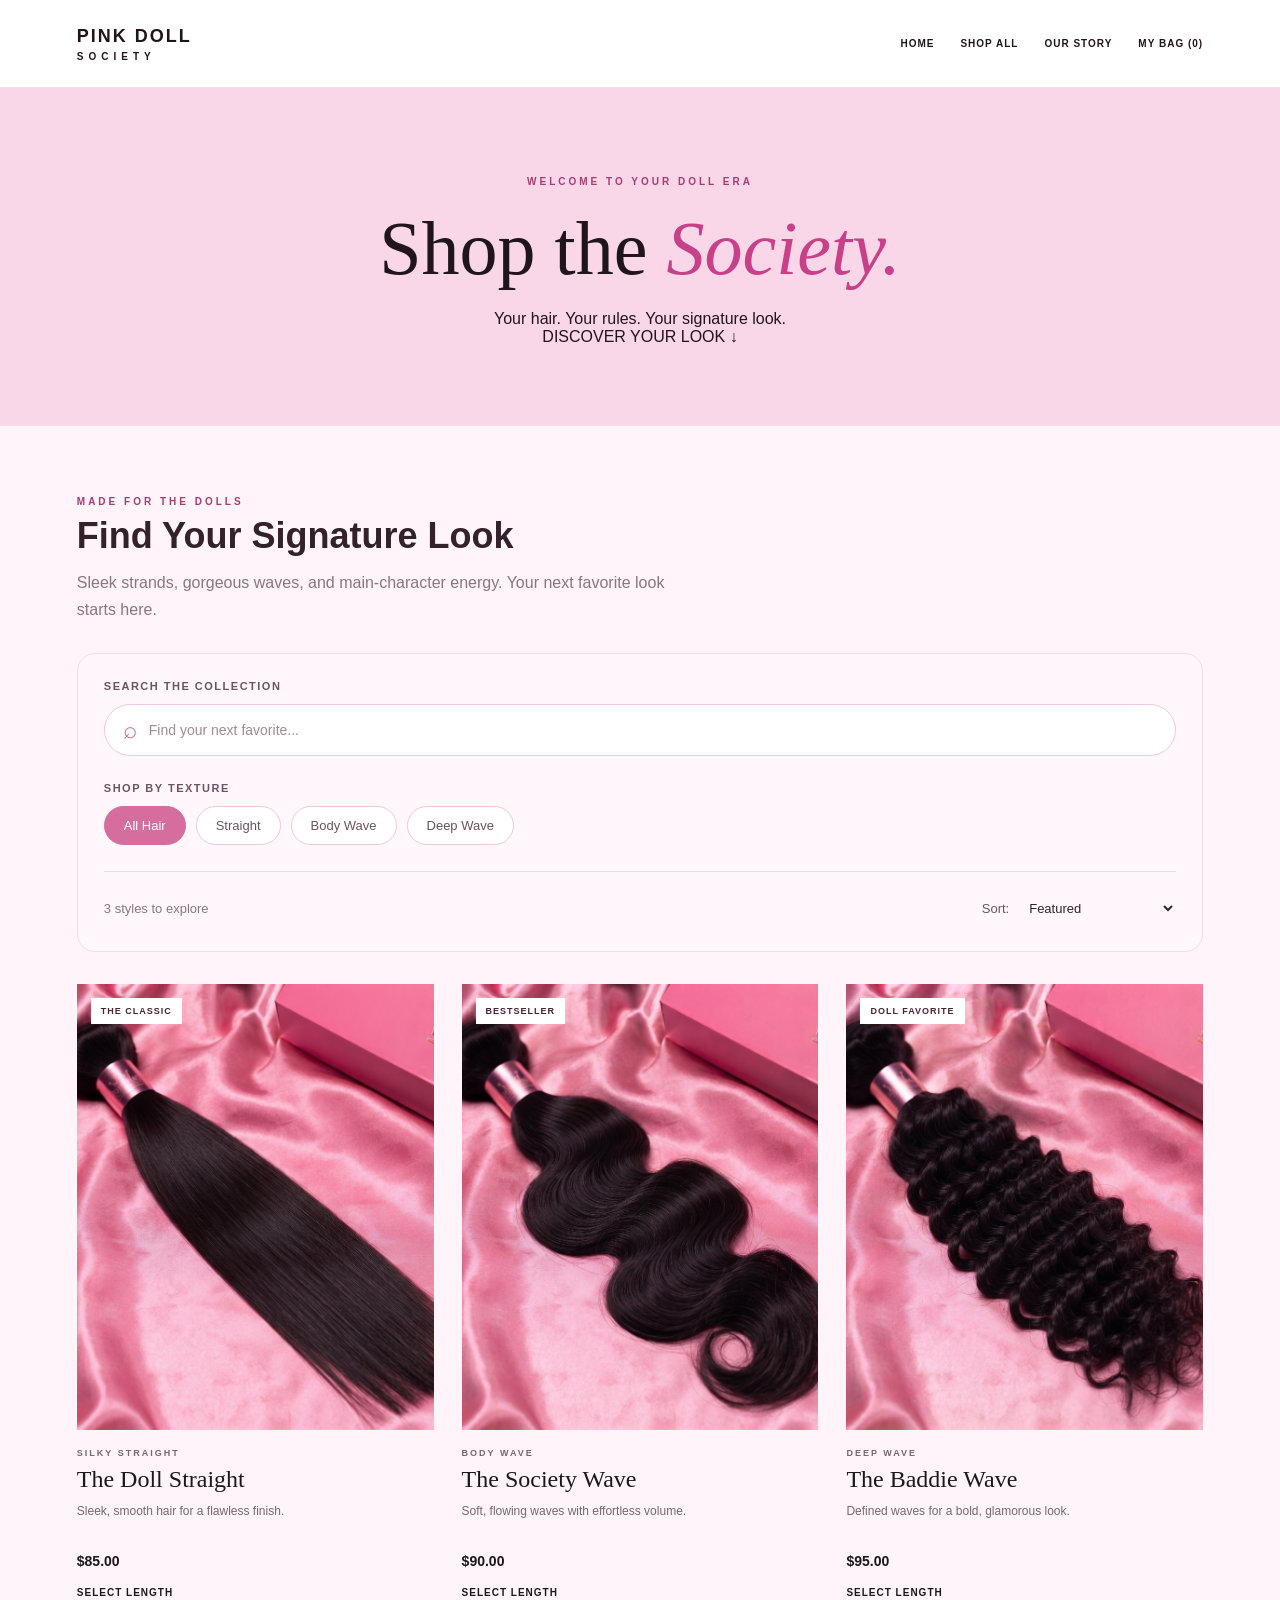
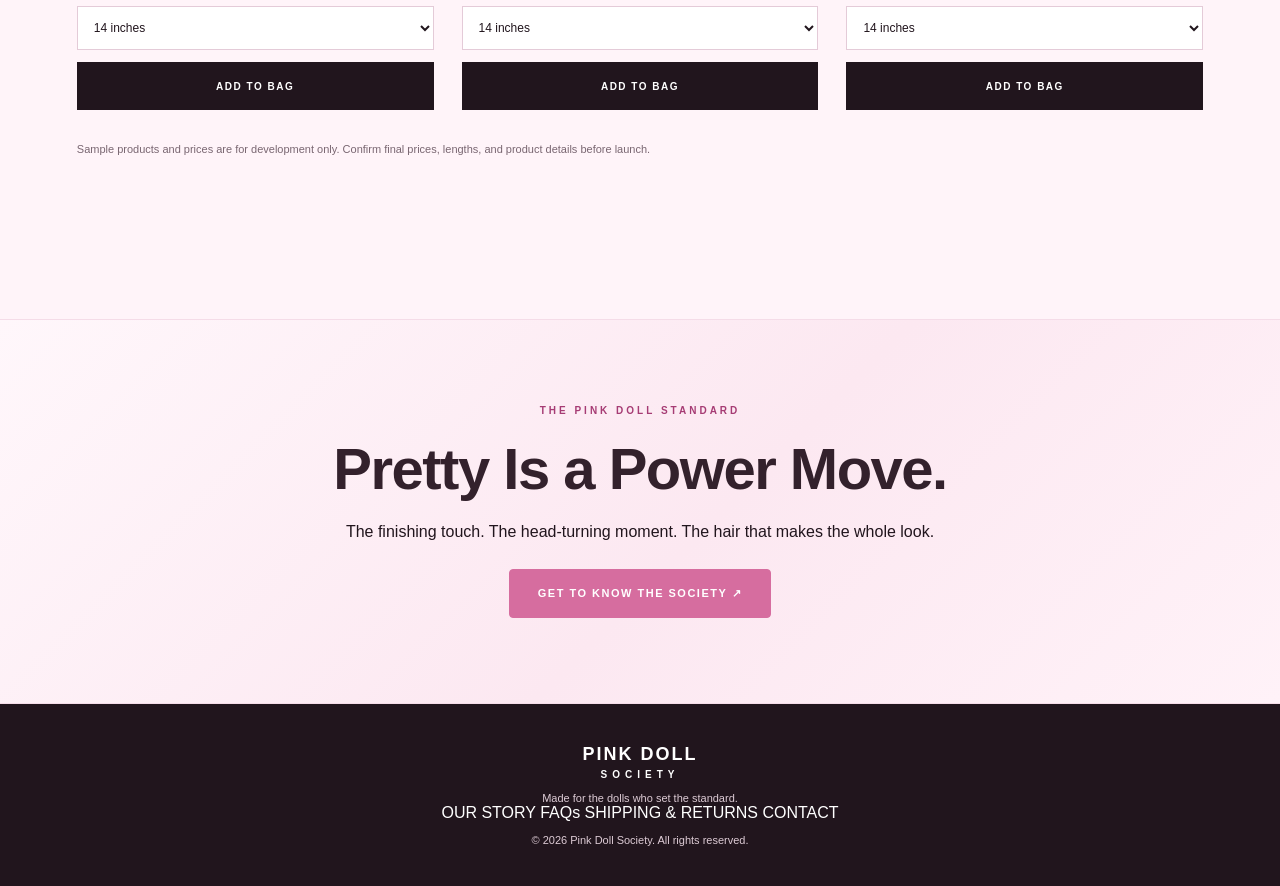
<file: products.html>
<!DOCTYPE html>
<html lang="en">

<head>
  <meta charset="UTF-8">
  <meta name="viewport" content="width=device-width, initial-scale=1.0">

  <title>Shop the Collection | Pink Doll Society</title>

  <meta
    name="description"
    content="Discover luxury hair extensions at Pink Doll Society. Shop straight hair, body wave, and deep wave styles."
  >

  <meta name="theme-color" content="#fff7fb">

  <link rel="stylesheet" href="css/style.css">
  <link rel="stylesheet" href="css/products.css">

  <script src="js/products.js" defer></script>
</head>

<body class="shop-page">

  <!-- HEADER -->
  <header class="shop-header">
    <a class="shop-logo" href="index.html" aria-label="Pink Doll Society home">
      PINK DOLL <span>SOCIETY</span>
    </a>

    <nav aria-label="Main navigation">
      <a href="index.html">HOME</a>
      <a href="products.html" aria-current="page">SHOP ALL</a>
      <a href="about.html">OUR STORY</a>
      <a href="cart.html" class="shop-bag">
        MY BAG (<span id="cart-count">0</span>)
      </a>
    </nav>
  </header>

  <main>

    <!-- HERO -->
    <section class="shop-hero">
      <p class="shop-eyebrow">WELCOME TO YOUR DOLL ERA</p>

      <h1>Shop the <span>Society.</span></h1>

      <p>Your hair. Your rules. Your signature look.</p>

      <a href="#collection" class="shop-hero-button">
        DISCOVER YOUR LOOK
        <span aria-hidden="true">↓</span>
      </a>
    </section>

    <!-- COLLECTION -->
    <section class="collection-section" id="collection">

      <!-- COLLECTION INTRO -->
      <div class="collection-intro">
        <p class="shop-eyebrow">MADE FOR THE DOLLS</p>

        <h2>Find Your Signature Look</h2>

        <p class="collection-description">
          Sleek strands, gorgeous waves, and main-character energy.
          Your next favorite look starts here.
        </p>
      </div>

      <!-- SEARCH AND FILTERS -->
      <div class="product-toolbar">

        <div class="product-search-control">
          <label for="product-search">SEARCH THE COLLECTION</label>

          <div class="search-field">
            <span class="search-icon" aria-hidden="true">⌕</span>

            <input
              type="search"
              id="product-search"
              placeholder="Find your next favorite..."
              autocomplete="off"
            >
          </div>
        </div>

        <div class="texture-control">
          <label for="texture-filter">SHOP BY TEXTURE</label>

          <div class="texture-options">
            <button
              type="button"
              class="texture-button active"
              data-texture="all"
              aria-pressed="true"
            >
              All Hair
            </button>

            <button
              type="button"
              class="texture-button"
              data-texture="straight"
              aria-pressed="false"
            >
              Straight
            </button>

            <button
              type="button"
              class="texture-button"
              data-texture="body-wave"
              aria-pressed="false"
            >
              Body Wave
            </button>

            <button
              type="button"
              class="texture-button"
              data-texture="deep-wave"
              aria-pressed="false"
            >
              Deep Wave
            </button>
          </div>

          <select
            id="texture-filter"
            class="visually-hidden"
            aria-label="Filter by hair texture"
            tabindex="-1"
          >
            <option value="all">All Textures</option>
            <option value="straight">Straight</option>
            <option value="body-wave">Body Wave</option>
            <option value="deep-wave">Deep Wave</option>
          </select>
        </div>

        <!-- RESULTS AND SORTING -->
        <div class="collection-bottom-row">
          <p id="product-total" aria-live="polite">
            Preparing your collection...
          </p>

          <label class="sort-control" for="product-sort">
            <span>Sort:</span>

            <select id="product-sort">
              <option value="featured">Featured</option>
              <option value="price-low">Price: Low to High</option>
              <option value="price-high">Price: High to Low</option>
              <option value="name">Name: A to Z</option>
            </select>
          </label>
        </div>

      </div>

      <!-- PRODUCTS ARE RENDERED BY JAVASCRIPT -->
      <div
        class="product-grid"
        id="product-grid"
        aria-live="polite"
        aria-busy="true"
      >
        <p class="loading-message">Preparing your collection...</p>
      </div>

      <noscript>
        <p class="loading-message">
          Please enable JavaScript to browse the Pink Doll Society collection.
        </p>
      </noscript>

      <!-- DEVELOPMENT NOTICE -->
      <p class="price-notice" id="development-price-notice">
        Sample products and prices are for development only.
        Confirm final prices, lengths, and product details before launch.
      </p>

    </section>

    <!-- BRAND STATEMENT -->
    <section class="shop-brand-message">
      <p class="shop-eyebrow">THE PINK DOLL STANDARD</p>

      <h2>Pretty Is a Power Move.</h2>

      <p>
        The finishing touch. The head-turning moment.
        The hair that makes the whole look.
      </p>

      <a href="about.html" class="brand-story-link">
        GET TO KNOW THE SOCIETY ↗
      </a>
    </section>

  </main>

  <!-- FOOTER -->
  <footer class="shop-footer">

    <a class="shop-logo" href="index.html">
      PINK DOLL <span>SOCIETY</span>
    </a>

    <p>Made for the dolls who set the standard.</p>

    <nav class="shop-footer-links" aria-label="Footer navigation">
      <a href="about.html">OUR STORY</a>
      <a href="faq.html">FAQs</a>
      <a href="shipping.html">SHIPPING &amp; RETURNS</a>
      <a href="contact.html">CONTACT</a>
    </nav>

    <p>
      &copy; <span id="footer-year"></span> Pink Doll Society.
      All rights reserved.
    </p>

  </footer>

  <!-- CART FEEDBACK -->
  <div
    class="cart-toast"
    id="cart-toast"
    role="status"
    aria-live="polite"
  ></div>

</body>

</html>
</file>
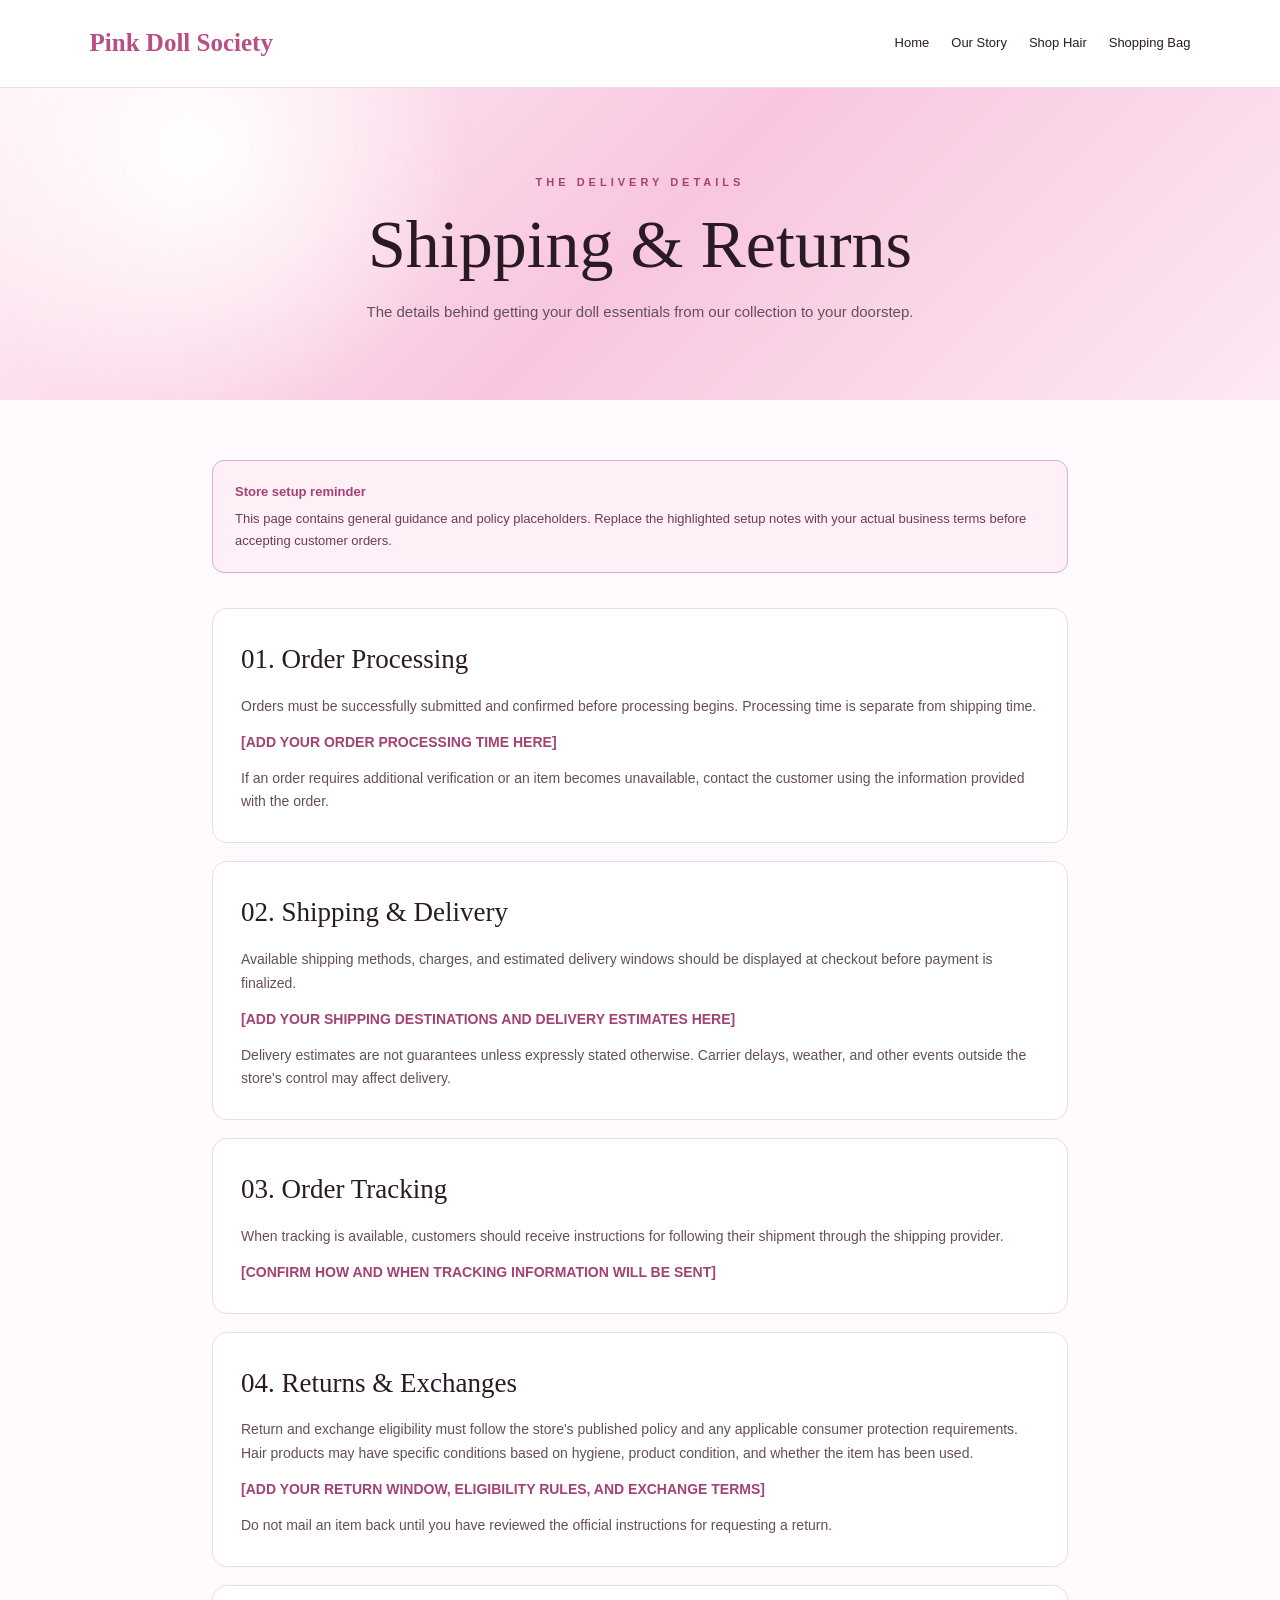
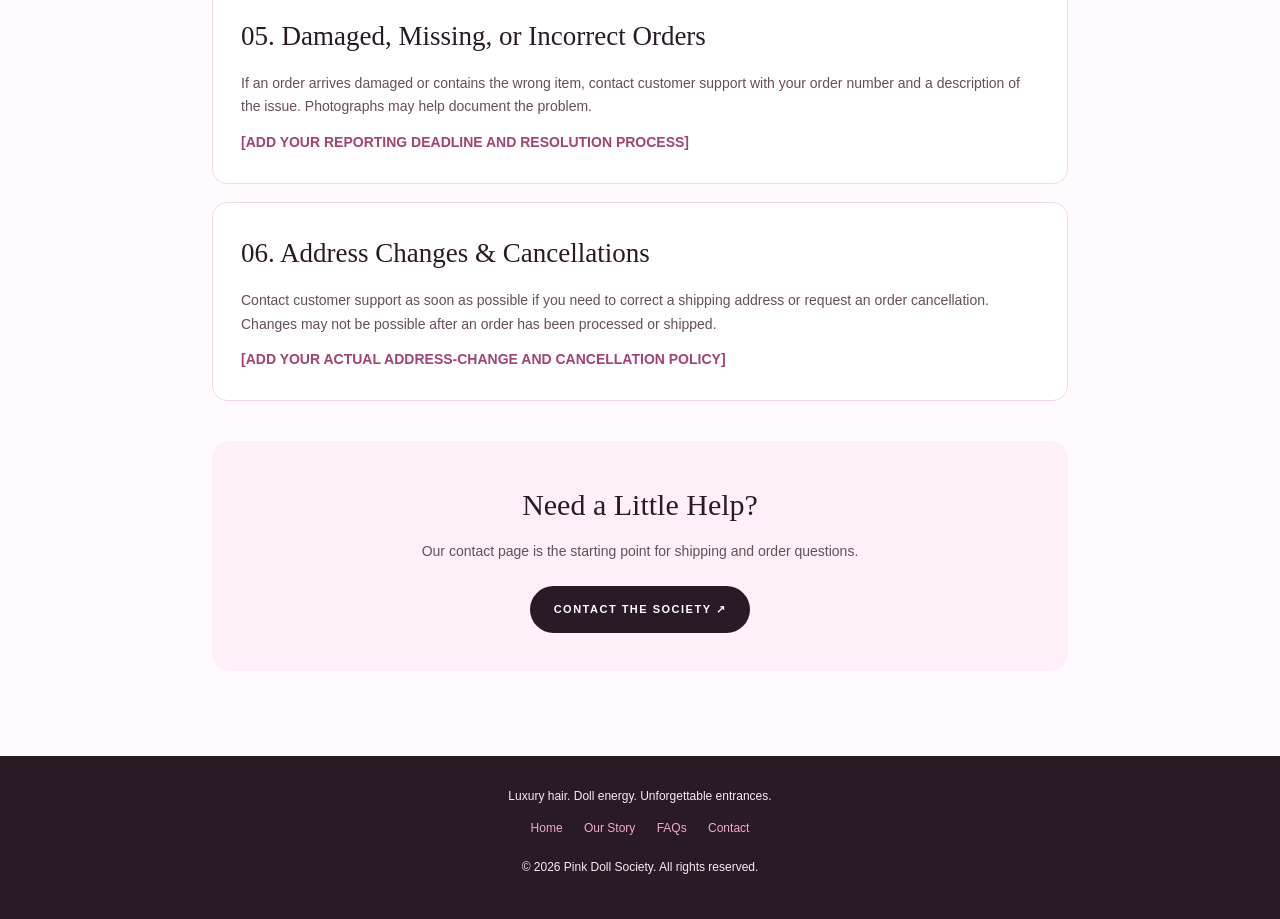
<file: shipping.html>
<!DOCTYPE html>
<html lang="en">
<head>
  <meta charset="UTF-8">
  <meta name="viewport" content="width=device-width, initial-scale=1.0">

  <title>Shipping & Returns | Pink Doll Society</title>
  <meta
    name="description"
    content="Review Pink Doll Society shipping, order processing, delivery, and return information."
  >

  <style>
    * {
      box-sizing: border-box;
      margin: 0;
      padding: 0;
    }

    :root {
      --pink: #f5a9cd;
      --light-pink: #fff0f7;
      --dark: #291a25;
      --text: #654e5d;
      --white: #ffffff;
      --border: #f0d9e5;
    }

    body {
      font-family: Arial, sans-serif;
      background: #fffafd;
      color: var(--dark);
      line-height: 1.7;
    }

    a {
      color: inherit;
      text-decoration: none;
    }

    .shipping-nav {
      display: flex;
      align-items: center;
      justify-content: space-between;
      gap: 20px;
      padding: 22px 7%;
      background: var(--white);
      border-bottom: 1px solid var(--border);
    }

    .shipping-logo {
      color: #b94e85;
      font-family: Georgia, serif;
      font-size: 25px;
      font-weight: bold;
    }

    .shipping-nav-links {
      display: flex;
      flex-wrap: wrap;
      gap: 22px;
      font-size: 13px;
    }

    .shipping-nav-links a:hover {
      color: #c84e8e;
    }

    .shipping-hero {
      padding: 85px 20px 75px;
      text-align: center;
      background:
        radial-gradient(circle at 15% 20%, #fff 0, transparent 25%),
        linear-gradient(135deg, #fff0f7, #f8c6df, #fce9f3);
    }

    .eyebrow {
      margin-bottom: 14px;
      color: #a34274;
      font-size: 11px;
      font-weight: bold;
      letter-spacing: 4px;
    }

    .shipping-hero h1 {
      margin-bottom: 16px;
      font-family: Georgia, serif;
      font-size: clamp(40px, 7vw, 68px);
      font-weight: normal;
      line-height: 1.15;
    }

    .shipping-hero p {
      max-width: 550px;
      margin: 0 auto;
      color: var(--text);
      font-size: 15px;
    }

    .shipping-content {
      max-width: 900px;
      margin: 0 auto;
      padding: 60px 22px 85px;
    }

    .policy-notice {
      margin-bottom: 35px;
      padding: 20px 22px;
      border: 1px solid #e7a9c9;
      border-radius: 12px;
      background: var(--light-pink);
      color: #6e3b55;
      font-size: 13px;
    }

    .policy-notice strong {
      display: block;
      margin-bottom: 5px;
      color: #a34274;
    }

    .shipping-card {
      margin-bottom: 18px;
      padding: 28px;
      border: 1px solid var(--border);
      border-radius: 15px;
      background: var(--white);
    }

    .shipping-card h2 {
      margin-bottom: 12px;
      font-family: Georgia, serif;
      font-size: 27px;
      font-weight: normal;
    }

    .shipping-card p {
      margin-bottom: 12px;
      color: var(--text);
      font-size: 14px;
    }

    .shipping-card p:last-child {
      margin-bottom: 0;
    }

    .shipping-card ul {
      padding-left: 22px;
      color: var(--text);
      font-size: 14px;
    }

    .shipping-card li {
      margin-bottom: 8px;
    }

    .policy-placeholder {
      color: #a34274;
      font-weight: bold;
    }

    .shipping-contact {
      margin-top: 40px;
      padding: 38px 25px;
      border-radius: 18px;
      background: var(--light-pink);
      text-align: center;
    }

    .shipping-contact h2 {
      margin-bottom: 10px;
      font-family: Georgia, serif;
      font-size: 30px;
      font-weight: normal;
    }

    .shipping-contact p {
      margin-bottom: 22px;
      color: var(--text);
      font-size: 14px;
    }

    .shipping-button {
      display: inline-block;
      padding: 14px 24px;
      border-radius: 30px;
      background: var(--dark);
      color: var(--white);
      font-size: 11px;
      font-weight: bold;
      letter-spacing: 1.5px;
    }

    .shipping-button:hover {
      background: #b3427c;
    }

    .shipping-footer {
      padding: 30px 20px;
      background: var(--dark);
      color: #f9eaf2;
      text-align: center;
      font-size: 12px;
    }

    .shipping-footer p {
      margin-bottom: 12px;
    }

    .shipping-footer a {
      margin: 0 9px;
      color: var(--pink);
    }

    @media (max-width: 600px) {
      .shipping-nav {
        align-items: flex-start;
        flex-direction: column;
      }

      .shipping-nav-links {
        gap: 14px;
      }

      .shipping-hero {
        padding: 60px 20px;
      }

      .shipping-card {
        padding: 22px;
      }
    }
  </style>
</head>

<body>

  <header class="shipping-nav">
    <a href="index.html" class="shipping-logo">Pink Doll Society</a>

    <nav class="shipping-nav-links" aria-label="Main navigation">
      <a href="index.html">Home</a>
      <a href="about.html">Our Story</a>
      <a href="products.html">Shop Hair</a>
      <a href="cart.html">Shopping Bag</a>
    </nav>
  </header>

  <main>
    <section class="shipping-hero">
      <div class="eyebrow">THE DELIVERY DETAILS</div>
      <h1>Shipping &amp; Returns</h1>
      <p>
        The details behind getting your doll essentials from our collection
        to your doorstep.
      </p>
    </section>

    <section class="shipping-content">

      <div class="policy-notice">
        <strong>Store setup reminder</strong>
        This page contains general guidance and policy placeholders.
        Replace the highlighted setup notes with your actual business
        terms before accepting customer orders.
      </div>

      <article class="shipping-card">
        <h2>01. Order Processing</h2>
        <p>
          Orders must be successfully submitted and confirmed before
          processing begins. Processing time is separate from shipping time.
        </p>
        <p>
          <span class="policy-placeholder">
            [ADD YOUR ORDER PROCESSING TIME HERE]
          </span>
        </p>
        <p>
          If an order requires additional verification or an item becomes
          unavailable, contact the customer using the information provided
          with the order.
        </p>
      </article>

      <article class="shipping-card">
        <h2>02. Shipping &amp; Delivery</h2>
        <p>
          Available shipping methods, charges, and estimated delivery
          windows should be displayed at checkout before payment is finalized.
        </p>
        <p>
          <span class="policy-placeholder">
            [ADD YOUR SHIPPING DESTINATIONS AND DELIVERY ESTIMATES HERE]
          </span>
        </p>
        <p>
          Delivery estimates are not guarantees unless expressly stated
          otherwise. Carrier delays, weather, and other events outside the
          store's control may affect delivery.
        </p>
      </article>

      <article class="shipping-card">
        <h2>03. Order Tracking</h2>
        <p>
          When tracking is available, customers should receive instructions
          for following their shipment through the shipping provider.
        </p>
        <p>
          <span class="policy-placeholder">
            [CONFIRM HOW AND WHEN TRACKING INFORMATION WILL BE SENT]
          </span>
        </p>
      </article>

      <article class="shipping-card">
        <h2>04. Returns &amp; Exchanges</h2>
        <p>
          Return and exchange eligibility must follow the store's published
          policy and any applicable consumer protection requirements.
          Hair products may have specific conditions based on hygiene,
          product condition, and whether the item has been used.
        </p>
        <p>
          <span class="policy-placeholder">
            [ADD YOUR RETURN WINDOW, ELIGIBILITY RULES, AND EXCHANGE TERMS]
          </span>
        </p>
        <p>
          Do not mail an item back until you have reviewed the official
          instructions for requesting a return.
        </p>
      </article>

      <article class="shipping-card">
        <h2>05. Damaged, Missing, or Incorrect Orders</h2>
        <p>
          If an order arrives damaged or contains the wrong item, contact
          customer support with your order number and a description of
          the issue. Photographs may help document the problem.
        </p>
        <p>
          <span class="policy-placeholder">
            [ADD YOUR REPORTING DEADLINE AND RESOLUTION PROCESS]
          </span>
        </p>
      </article>

      <article class="shipping-card">
        <h2>06. Address Changes &amp; Cancellations</h2>
        <p>
          Contact customer support as soon as possible if you need to
          correct a shipping address or request an order cancellation.
          Changes may not be possible after an order has been processed
          or shipped.
        </p>
        <p>
          <span class="policy-placeholder">
            [ADD YOUR ACTUAL ADDRESS-CHANGE AND CANCELLATION POLICY]
          </span>
        </p>
      </article>

      <div class="shipping-contact">
        <h2>Need a Little Help?</h2>
        <p>
          Our contact page is the starting point for shipping and order
          questions.
        </p>
        <a href="contact.html" class="shipping-button">
          CONTACT THE SOCIETY ↗
        </a>
      </div>

    </section>
  </main>

  <footer class="shipping-footer">
    <p>Luxury hair. Doll energy. Unforgettable entrances.</p>
    <div>
      <a href="index.html">Home</a>
      <a href="about.html">Our Story</a>
      <a href="faq.html">FAQs</a>
      <a href="contact.html">Contact</a>
    </div>
    <p style="margin-top: 18px;">
      &copy; 2026 Pink Doll Society. All rights reserved.
    </p>
  </footer>

</body>
</html>
</file>
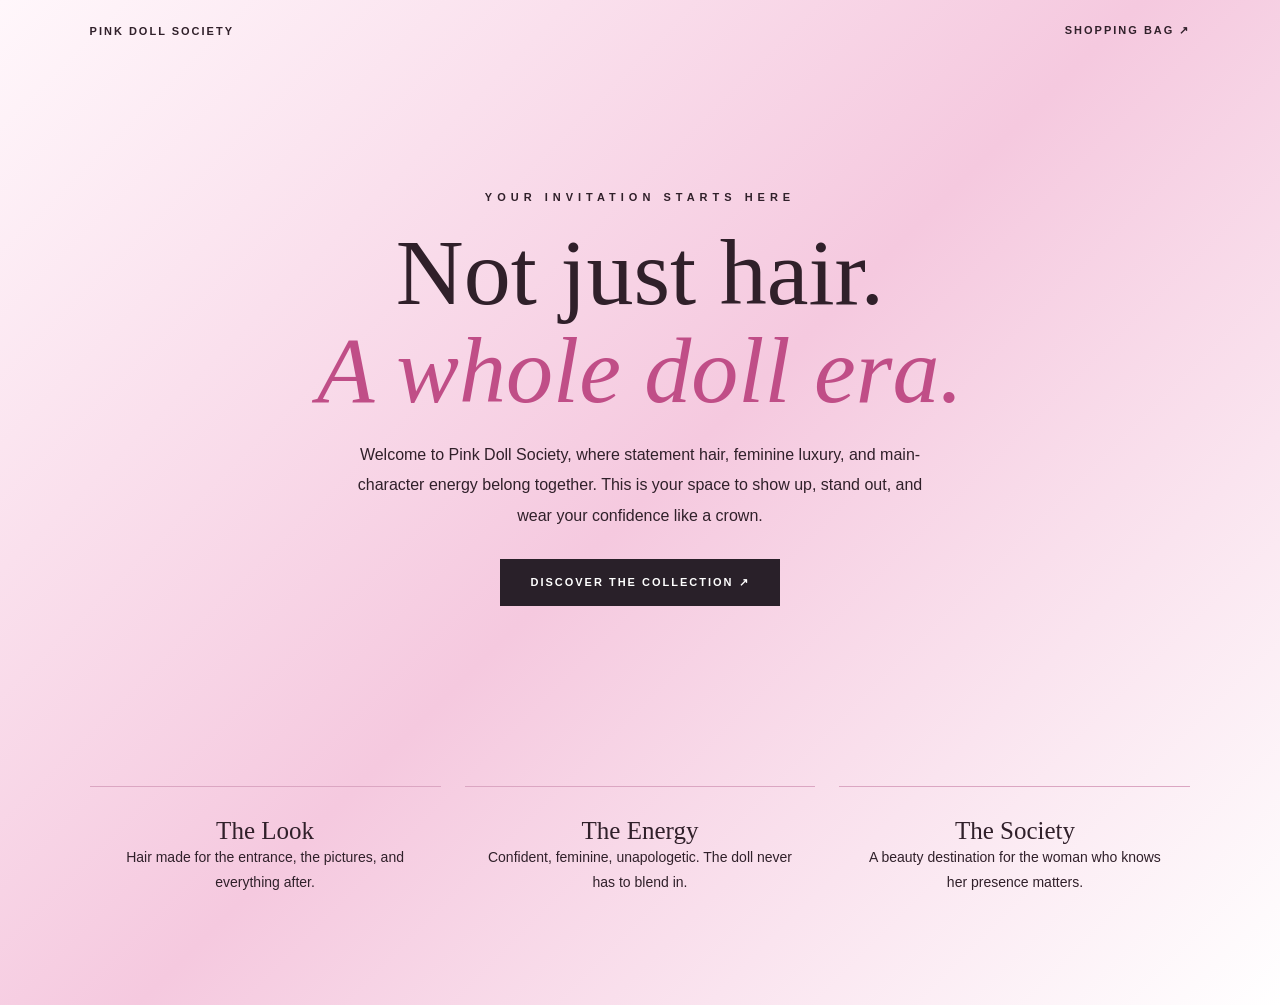
<file: society.html>
<!DOCTYPE html>
<html lang="en">

<head>
    <meta charset="UTF-8">
    <meta name="viewport" content="width=device-width, initial-scale=1.0">

    <title>Enter the Society | Pink Doll Society</title>
    <meta name="description" content="Discover Pink Doll Society, where luxury hair meets unapologetic doll energy.">

    <link rel="stylesheet" href="css/style.css">

    <style>
        .society-page {
            min-height: 100vh;
            background: linear-gradient(135deg, #fff7fb, #f5c9df, #fff);
            color: #30202a;
            font-family: Arial, sans-serif;
        }

        .society-nav {
            display: flex;
            align-items: center;
            justify-content: space-between;
            gap: 20px;
            padding: 24px 7%;
        }

        .society-nav a {
            color: inherit;
            text-decoration: none;
            font-size: 11px;
            font-weight: 700;
            letter-spacing: 2px;
        }

        .society-hero {
            min-height: 75vh;
            display: flex;
            flex-direction: column;
            align-items: center;
            justify-content: center;
            padding: 70px 24px;
            text-align: center;
        }

        .society-eyebrow {
            font-size: 11px;
            font-weight: 700;
            letter-spacing: 5px;
            text-transform: uppercase;
        }

        .society-hero h1 {
            max-width: 900px;
            margin: 20px 0;
            font-family: Georgia, serif;
            font-size: clamp(42px, 8vw, 94px);
            font-weight: 400;
            line-height: 1.05;
        }

        .society-hero h1 span {
            display: block;
            color: #c04e87;
            font-style: italic;
        }

        .society-description {
            max-width: 580px;
            font-size: 16px;
            line-height: 1.9;
        }

        .society-button {
            display: inline-block;
            margin-top: 28px;
            padding: 17px 30px;
            background: #292029;
            color: white;
            text-decoration: none;
            font-size: 11px;
            font-weight: 700;
            letter-spacing: 2px;
            transition: background 0.3s ease, transform 0.3s ease;
        }

        .society-button:hover {
            background: #c04e87;
            transform: translateY(-3px);
        }

        .society-values {
            display: grid;
            grid-template-columns: repeat(3, 1fr);
            gap: 24px;
            padding: 50px 7% 80px;
            text-align: center;
        }

        .society-value {
            padding: 30px 20px;
            border-top: 1px solid #dba6c2;
        }

        .society-value h2 {
            font-family: Georgia, serif;
            font-size: 25px;
            font-weight: 400;
        }

        .society-value p {
            font-size: 14px;
            line-height: 1.8;
        }

        @media (max-width: 650px) {
            .society-values {
                grid-template-columns: 1fr;
            }

            .society-nav {
                padding: 20px;
            }

            .society-hero {
                min-height: 65vh;
            }
        }
    </style>
</head>

<body class="society-page">

    <nav class="society-nav">
        <a href="index.html">PINK DOLL SOCIETY</a>
        <a href="cart.html">SHOPPING BAG ↗</a>
    </nav>

    <main>

        <section class="society-hero">
            <p class="society-eyebrow">Your invitation starts here</p>

            <h1>
                Not just hair.
                <span>A whole doll era.</span>
            </h1>

            <p class="society-description">
                Welcome to Pink Doll Society, where statement hair,
                feminine luxury, and main-character energy belong together.
                This is your space to show up, stand out, and wear your
                confidence like a crown.
            </p>

            <a class="society-button" href="products.html">
                DISCOVER THE COLLECTION ↗
            </a>
        </section>

        <section class="society-values">

            <article class="society-value">
                <h2>The Look</h2>
                <p>Hair made for the entrance, the pictures, and everything after.</p>
            </article>

            <article class="society-value">
                <h2>The Energy</h2>
                <p>Confident, feminine, unapologetic. The doll never has to blend in.</p>
            </article>

            <article class="society-value">
                <h2>The Society</h2>
                <p>A beauty destination for the woman who knows her presence matters.</p>
            </article>

        </section>

    </main>

</body>

</html>
</file>
<file: css/style.css>
/* =========================================
   PINK DOLL SOCIETY
   Main Landing Page Stylesheet
========================================= */

/* GLOBAL RESET */

* {
  margin: 0;
  padding: 0;
  box-sizing: border-box;
}

:root {
  --pink: #ffb6d9;
  --light-pink: #ffe1ef;
  --hot-pink: #ff4fa3;
  --deep-pink: #e82e88;
  --white: #ffffff;
  --black: #111111;
  --soft-black: #191319;
}

html {
  scroll-behavior: smooth;
}

body {
  min-height: 100%;
  font-family: Arial, Helvetica, sans-serif;
  background: var(--black);
  color: var(--white);
  overflow-x: hidden;
}

a {
  color: inherit;
  text-decoration: none;
}

button,
input,
select,
textarea {
  font: inherit;
}

img,
video {
  max-width: 100%;
}

/* LANDING PAGE */

.landing-page {
  position: relative;
  display: flex;
  flex-direction: column;
  justify-content: space-between;
  isolation: isolate;
  width: 100%;
  min-height: 100vh;
  min-height: 100svh;
  padding: 30px 6%;
  overflow: hidden;
  background: var(--soft-black);
}

/* CINEMATIC BACKGROUND VIDEO */

.landing-video {
  position: absolute;
  inset: 0;
  z-index: -3;
  width: 100%;
  height: 100%;
  object-fit: cover;
  object-position: center;
  pointer-events: none;
}

/* VIDEO OVERLAY */

.video-overlay {
  position: absolute;
  inset: 0;
  z-index: -2;
  background:
    linear-gradient(
      90deg,
      rgba(15, 5, 12, 0.68) 0%,
      rgba(15, 5, 12, 0.30) 55%,
      rgba(15, 5, 12, 0.14) 100%
    ),
    linear-gradient(
      0deg,
      rgba(15, 5, 12, 0.48) 0%,
      transparent 35%,
      rgba(15, 5, 12, 0.18) 100%
    );
  pointer-events: none;
}

/* HEADER */

.landing-header {
  position: relative;
  z-index: 5;
  display: flex;
  align-items: center;
  justify-content: space-between;
  gap: 24px;
  width: 100%;
}

/* LARGER LOGO CONTAINER */

.landing-header .logo {
  display: inline-flex;
  align-items: center;
  justify-content: flex-start;
  flex-shrink: 0;
  width: 320px;
  max-width: 60%;
  text-decoration: none;
}

/* LARGER LOGO IMAGE */

.landing-header .logo img {
  display: block;
  width: 100%;
  max-width: 320px;
  max-height: 150px;
  height: auto;
  object-fit: contain;
  object-position: left center;
}

/* SHOPPING BAG */

.bag-link {
  display: inline-flex;
  align-items: center;
  justify-content: center;
  gap: 12px;
  padding: 12px 18px;
  border: 1px solid rgba(255, 255, 255, 0.72);
  border-radius: 2px;
  background: rgba(20, 10, 17, 0.24);
  color: var(--white);
  font-size: 11px;
  font-weight: 700;
  letter-spacing: 2px;
  white-space: nowrap;
  transition:
    background 0.25s ease,
    border-color 0.25s ease,
    color 0.25s ease,
    transform 0.25s ease;
}

.bag-link span {
  display: inline-flex;
  align-items: center;
  justify-content: center;
  min-width: 23px;
  height: 23px;
  padding: 0 6px;
  border-radius: 50%;
  background: var(--hot-pink);
  color: var(--white);
  font-size: 11px;
  letter-spacing: 0;
}

.bag-link:hover {
  background: var(--hot-pink);
  border-color: var(--hot-pink);
  color: var(--white);
  transform: translateY(-2px);
}

/* MAIN HERO CONTENT */

.landing-content {
  position: relative;
  z-index: 2;
  width: 100%;
  max-width: 760px;
  margin-top: auto;
  margin-bottom: auto;
  padding: 100px 0 110px;
  animation: heroFadeIn 1s ease both;
}

/* EYEBROW TEXT */

.eyebrow {
  margin-bottom: 24px;
  color: var(--pink);
  font-size: 11px;
  font-weight: 700;
  letter-spacing: 5px;
  line-height: 1.8;
}

/* MAIN HEADING */

.landing-content h1 {
  max-width: 760px;
  color: var(--white);
  font-family: Georgia, "Times New Roman", serif;
  font-size: clamp(42px, 6.5vw, 88px);
  font-weight: 400;
  line-height: 1.08;
  letter-spacing: -2px;
  text-wrap: balance;
}

.landing-content h1 span {
  display: block;
  margin-top: 8px;
  color: var(--pink);
  font-style: italic;
}

/* TAGLINE */

.tagline {
  max-width: 500px;
  margin-top: 25px;
  color: rgba(255, 255, 255, 0.9);
  font-size: clamp(14px, 1.4vw, 17px);
  font-weight: 400;
  line-height: 1.8;
  letter-spacing: 0.5px;
}

/* ENTER THE SOCIETY BUTTON */

.shop-button {
  display: inline-flex;
  align-items: center;
  justify-content: center;
  gap: 28px;
  min-height: 56px;
  margin-top: 36px;
  padding: 17px 27px;
  border: 1px solid var(--hot-pink);
  border-radius: 2px;
  background: var(--hot-pink);
  color: var(--white);
  font-size: 11px;
  font-weight: 700;
  letter-spacing: 2.5px;
  transition:
    background 0.25s ease,
    color 0.25s ease,
    border-color 0.25s ease,
    transform 0.25s ease,
    box-shadow 0.25s ease;
}

.shop-button span {
  font-size: 18px;
  line-height: 1;
  transition: transform 0.25s ease;
}

.shop-button:hover {
  border-color: var(--white);
  background: var(--white);
  color: var(--deep-pink);
  box-shadow: 0 8px 30px rgba(255, 79, 163, 0.22);
  transform: translateY(-3px);
}

.shop-button:hover span {
  transform: translate(3px, -3px);
}

/* KEYBOARD ACCESSIBILITY */

.shop-button:focus-visible,
.bag-link:focus-visible,
.landing-header .logo:focus-visible {
  outline: 2px solid var(--white);
  outline-offset: 5px;
}

/* FOOTER */

.landing-footer {
  position: relative;
  z-index: 2;
  display: flex;
  align-items: center;
  justify-content: space-between;
  gap: 20px;
  width: 100%;
  padding-top: 22px;
  border-top: 1px solid rgba(255, 255, 255, 0.32);
  color: rgba(255, 255, 255, 0.88);
  font-size: 9px;
  font-weight: 700;
  letter-spacing: 2.5px;
  line-height: 1.8;
}

/* ENTRANCE ANIMATION */

@keyframes heroFadeIn {
  from {
    opacity: 0;
    transform: translateY(18px);
  }

  to {
    opacity: 1;
    transform: translateY(0);
  }
}

/* TABLET */

@media (max-width: 768px) {
  .landing-page {
    padding: 25px 5%;
  }

  .landing-header .logo {
    width: 240px;
    max-width: 58%;
  }

  .landing-header .logo img {
    max-height: 115px;
  }

  .bag-link {
    gap: 8px;
    padding: 11px 12px;
    font-size: 9px;
    letter-spacing: 1.5px;
  }

  .landing-content {
    max-width: 600px;
    padding: 85px 0;
  }

  .landing-content h1 {
    font-size: clamp(42px, 8vw, 66px);
    letter-spacing: -1.5px;
  }

  .eyebrow {
    font-size: 10px;
    letter-spacing: 3.5px;
  }

  .landing-footer {
    font-size: 8px;
    letter-spacing: 1.5px;
  }

  .video-overlay {
    background:
      linear-gradient(
        90deg,
        rgba(15, 5, 12, 0.65),
        rgba(15, 5, 12, 0.25)
      ),
      linear-gradient(
        0deg,
        rgba(15, 5, 12, 0.55),
        transparent 75%
      );
  }
}

/* MOBILE */

@media (max-width: 480px) {
  .landing-page {
    padding: 20px 6%;
  }

  .landing-header {
    gap: 12px;
  }

  .landing-header .logo {
    width: 190px;
    max-width: 58%;
  }

  .landing-header .logo img {
    max-height: 90px;
  }

  .bag-link {
    gap: 7px;
    padding: 9px 10px;
    font-size: 8px;
    letter-spacing: 1px;
  }

  .bag-link span {
    min-width: 20px;
    height: 20px;
    font-size: 10px;
  }

  .landing-content {
    padding: 75px 0;
  }

  .eyebrow {
    margin-bottom: 18px;
    font-size: 9px;
    letter-spacing: 2.5px;
  }

  .landing-content h1 {
    font-size: clamp(37px, 10vw, 48px);
    line-height: 1.12;
    letter-spacing: -1px;
  }

  .landing-content h1 span {
    margin-top: 6px;
  }

  .tagline {
    margin-top: 19px;
    font-size: 14px;
    line-height: 1.7;
  }

  .shop-button {
    min-height: 52px;
    gap: 20px;
    margin-top: 28px;
    padding: 15px 19px;
    font-size: 9px;
    letter-spacing: 1.8px;
  }

  .landing-footer {
    flex-direction: column;
    align-items: flex-start;
    gap: 6px;
    padding-top: 15px;
    font-size: 8px;
    letter-spacing: 1.5px;
  }
}

/* REDUCED MOTION ACCESSIBILITY */

@media (prefers-reduced-motion: reduce) {
  html {
    scroll-behavior: auto;
  }

  *,
  *::before,
  *::after {
    animation-duration: 0.01ms !important;
    animation-iteration-count: 1 !important;
    transition-duration: 0.01ms !important;
  }
}

/* Customer Account Header Link */
.account-link {
  display: inline-block;
  margin-left: auto;
  margin-right: 24px;
  color: #ffffff;
  text-decoration: none;
  font-size: 10px;
  font-weight: 600;
  letter-spacing: 2px;
  transition: color 0.3s ease;
}

.account-link:hover {
  color: #ffb6d9;
}

/* Keep header items aligned */
.landing-header {
  display: flex;
  align-items: center;
}

/* ===================================
   PINK DOLL SOCIETY SOCIAL SHOWCASE
=================================== */

.social-showcase {
  position: relative;
  display: flex;
  align-items: center;
  justify-content: center;
  gap: 70px;
  padding: 90px 8%;
  min-height: 750px;
  overflow: hidden;
  background: linear-gradient(135deg, #fff7fb, #fce1ef, #fff);
  color: #34202b;
  font-family: Arial, sans-serif;
}

.social-copy {
  max-width: 420px;
}

.social-eyebrow {
  color: #cc4e8d;
  font-size: 10px;
  font-weight: 700;
  letter-spacing: 3px;
}

.social-copy h2 {
  margin: 18px 0;
  font-family: Georgia, serif;
  font-size: clamp(36px, 5vw, 60px);
  line-height: 1.12;
}

.social-copy h2 span {
  color: #d84f98;
  font-style: italic;
}

.social-copy > p:not(.social-eyebrow) {
  color: #765969;
  font-size: 14px;
  line-height: 1.8;
}

.social-shop-button {
  display: inline-block;
  margin-top: 22px;
  padding: 16px 22px;
  background: #d94f96;
  color: white;
  font-size: 10px;
  font-weight: 700;
  letter-spacing: 1.5px;
  text-decoration: none;
  transition: background 0.25s, transform 0.25s;
}

.social-shop-button:hover {
  background: #b92f76;
  transform: translateY(-3px);
}

.phone-stage {
  position: relative;
  display: flex;
  align-items: center;
  justify-content: center;
  padding: 20px;
}

.social-phone {
  position: relative;
  z-index: 2;
  width: 300px;
  padding: 10px;
  border: 3px solid #e9c6d8;
  border-radius: 43px;
  background: #211a20;
  box-shadow: 0 30px 70px rgba(105, 43, 77, 0.25);
  transform: rotate(3deg);
  transition: transform 0.4s ease;
}

.social-phone:hover {
  transform: rotate(0deg) translateY(-5px);
}

.phone-island {
  position: absolute;
  z-index: 5;
  top: 15px;
  left: 50%;
  width: 90px;
  height: 20px;
  border-radius: 20px;
  background: #211a20;
  transform: translateX(-50%);
}

.phone-screen {
  position: relative;
  overflow: hidden;
  border-radius: 33px;
  background: #fff;
  color: #30222b;
}

.social-status {
  display: flex;
  justify-content: space-between;
  padding: 12px 17px 8px;
  font-size: 10px;
  font-weight: 700;
}

.insta-topbar {
  display: flex;
  justify-content: space-between;
  align-items: center;
  padding: 13px 12px;
  border-bottom: 1px solid #f4e8ee;
}

.insta-wordmark {
  font-family: Georgia, serif;
  font-size: 21px;
  font-style: italic;
  font-weight: bold;
}

.insta-profile {
  display: flex;
  align-items: center;
  gap: 13px;
  padding: 17px 12px 10px;
}

.profile-avatar {
  display: flex;
  align-items: center;
  justify-content: center;
  flex-shrink: 0;
  width: 65px;
  height: 65px;
  border: 3px solid #e75c9e;
  border-radius: 50%;
  background: linear-gradient(135deg, #f9c7e0, #d94f96);
  color: white;
  font-family: Georgia, serif;
  font-size: 18px;
  font-weight: bold;
}

.profile-stats {
  display: flex;
  flex: 1;
  justify-content: space-between;
  text-align: center;
}

.profile-stats strong,
.profile-stats small {
  display: block;
}

.profile-stats strong {
  font-size: 12px;
}

.profile-stats small {
  margin-top: 4px;
  font-size: 9px;
}

.profile-bio {
  padding: 4px 13px;
  font-size: 10px;
  line-height: 1.5;
}

.profile-bio p {
  margin: 3px 0;
}

.profile-bio span {
  color: #c43d82;
}

.insta-follow {
  display: block;
  width: calc(100% - 26px);
  margin: 10px 13px;
  padding: 9px;
  border: 0;
  border-radius: 6px;
  background: #d94f96;
  color: white;
  font-size: 11px;
  font-weight: bold;
  cursor: pointer;
}

.story-row {
  display: flex;
  justify-content: space-around;
  padding: 10px 5px;
  text-align: center;
}

.story-row > div {
  display: flex;
  flex-direction: column;
  align-items: center;
  gap: 5px;
}

.story-circle {
  display: flex;
  align-items: center;
  justify-content: center;
  width: 43px;
  height: 43px;
  border: 2px solid #e7a1c5;
  border-radius: 50%;
  background: #fff1f8;
  color: #ce438a;
  font-size: 19px;
}

.story-row small {
  font-size: 8px;
}

.insta-tabs {
  display: flex;
  justify-content: space-around;
  padding: 9px;
  border-top: 1px solid #f3e6ed;
  color: #d94f96;
  font-size: 17px;
}

.insta-grid {
  display: grid;
  grid-template-columns: repeat(3, minmax(0, 1fr));
  gap: 2px;
}

.insta-photo {
  display: flex;
  flex-direction: column;
  justify-content: flex-end;
  align-items: center;
  aspect-ratio: 0.72;
  gap: 5px;
  padding: 7px 3px;
  color: white;
  text-align: center;
  text-shadow: 0 1px 5px rgba(0, 0, 0, 0.45);
}

.insta-photo span {
  font-size: 8px;
  font-weight: bold;
  letter-spacing: 0.5px;
}

.insta-photo small {
  font-size: 9px;
}

.photo-straight {
  background: linear-gradient(160deg, #f2b8d5, #a04b76 60%, #35212d);
}

.photo-wave {
  background: linear-gradient(160deg, #f9dbe9, #cb7da5 55%, #62344d);
}

.photo-baddie {
  background: linear-gradient(160deg, #f5c6df, #ad527f 55%, #281b25);
}

.insta-bottom {
  display: flex;
  justify-content: space-around;
  padding: 13px 5px;
  font-size: 17px;
}

.floating-heart {
  position: absolute;
  z-index: 3;
  color: #e84c98;
  font-size: 44px;
  filter: drop-shadow(0 8px 12px rgba(217, 79, 150, 0.2));
  animation: dollHeartFloat 3s ease-in-out infinite;
  pointer-events: none;
}

.heart-one {
  top: 13%;
  right: -8px;
}

.heart-two {
  bottom: 20%;
  left: -20px;
  font-size: 31px;
  animation-delay: 0.8s;
}

.heart-three {
  top: 45%;
  right: -25px;
  font-size: 24px;
  animation-delay: 1.5s;
}

@keyframes dollHeartFloat {
  0%, 100% {
    transform: translateY(0) rotate(-8deg) scale(1);
  }
  50% {
    transform: translateY(-17px) rotate(8deg) scale(1.12);
  }
}

@media (max-width: 760px) {
  .social-showcase {
    flex-direction: column;
    gap: 35px;
    padding: 65px 18px;
    text-align: center;
  }

  .social-copy {
    max-width: 100%;
  }

  .social-phone {
    width: min(290px, 78vw);
  }

  .phone-stage {
    padding: 15px;
  }

  .heart-one {
    right: -1px;
  }

  .heart-two {
    left: -5px;
  }
}

@media (prefers-reduced-motion: reduce) {
  .floating-heart {
    animation: none;
  }

  .social-phone,
  .social-shop-button {
    transition: none;
  }
}
/* Keep the cinematic video in its own section */
.landing-page {
  position: relative;
  isolation: isolate;
  overflow: hidden;
}

/* Keep the video behind the landing-page content */
.landing-video {
  position: absolute;
  inset: 0;
  z-index: -2;
  width: 100%;
  height: 100%;
  object-fit: cover;
}

.video-overlay {
  position: absolute;
  inset: 0;
  z-index: -1;
  pointer-events: none;
}

/* Keep the social showcase below the cinematic landing page */
.social-showcase {
  position: relative;
  z-index: 1;
  width: 100%;
  clear: both;
}
/* Pink Doll Society Main Footer */
.site-footer {
  position: relative;
  padding: 60px 8% 24px;
  background: #261923;
  color: #fff7fb;
  font-family: Arial, sans-serif;
}

.footer-brand {
  margin-bottom: 40px;
}

.footer-logo {
  color: #f6b8d6;
  font-family: Georgia, serif;
  font-size: 30px;
  text-decoration: none;
}

.footer-brand p {
  color: #eadce5;
  font-size: 14px;
  line-height: 1.8;
}

.footer-tagline {
  display: inline-block;
  margin-top: 10px;
  color: #f6b8d6;
  font-size: 10px;
  font-weight: 700;
  letter-spacing: 3px;
}

.footer-links {
  display: flex;
  flex-wrap: wrap;
  gap: 70px;
  padding-bottom: 35px;
}

.footer-column {
  display: flex;
  flex-direction: column;
  align-items: flex-start;
  gap: 14px;
}

.footer-column h3 {
  margin-bottom: 8px;
  color: #f6b8d6;
  font-size: 11px;
  letter-spacing: 2px;
}

.footer-column a {
  color: #eadce5;
  font-size: 13px;
  text-decoration: none;
  transition: color 0.3s ease;
}

.footer-column a:hover {
  color: #f6b8d6;
}

.footer-bottom {
  display: flex;
  flex-wrap: wrap;
  justify-content: space-between;
  gap: 10px;
  padding-top: 20px;
  border-top: 1px solid rgba(255, 255, 255, 0.15);
  color: #cbb9c5;
  font-size: 11px;
}

@media (max-width: 600px) {
  .site-footer {
    padding: 45px 6% 20px;
  }

  .footer-links {
    gap: 35px;
  }

  .footer-bottom {
    flex-direction: column;
  }
}
</file>
<file: css/cart.css>
@import url('https://fonts.googleapis.com/css2?family=DM+Sans:wght@400;500;600;700&family=Playfair+Display:ital,wght@0,500;0,600;0,700;1,500;1,600&display=swap');

:root {
  --cart-pink: #f5a8ce;
  --cart-hot: #e94f9d;
  --cart-light: #fff3f8;
  --cart-cream: #fffafc;
  --cart-dark: #25151f;
  --cart-muted: #826b79;
  --cart-border: #efd6e3;
}

* {
  box-sizing: border-box;
  margin: 0;
  padding: 0;
}

body.cart-page {
  background: var(--cart-light);
  color: var(--cart-dark);
  font-family: 'DM Sans', sans-serif;
}

.cart-page a {
  color: inherit;
  text-decoration: none;
}

.cart-ribbon {
  padding: 11px 15px;
  background: var(--cart-dark);
  color: var(--cart-pink);
  text-align: center;
  font-size: 9px;
  font-weight: 700;
  letter-spacing: 2.5px;
}

.cart-header {
  min-height: 92px;
  padding: 20px 7%;
  display: flex;
  align-items: center;
  justify-content: space-between;
  gap: 20px;
  background: #fff;
  border-bottom: 1px solid var(--cart-border);
}

.cart-brand {
  font-size: 19px;
  font-weight: 700;
  letter-spacing: 2px;
  line-height: 1.2;
}

.cart-brand span {
  display: block;
  margin-top: 5px;
  font-size: 10px;
  letter-spacing: 5px;
}

.keep-shopping {
  font-size: 10px;
  font-weight: 700;
  letter-spacing: 1px;
}

.keep-shopping span {
  margin-right: 8px;
  color: var(--cart-hot);
  font-size: 17px;
}

.dollhouse {
  width: min(1280px, 100%);
  margin: 0 auto;
  padding: 60px 6% 30px;
}

.bag-intro {
  display: flex;
  align-items: center;
  justify-content: space-between;
  gap: 30px;
  padding: 10px 0 45px;
}

.cart-eyebrow {
  color: #aa477b;
  font-size: 9px;
  font-weight: 700;
  letter-spacing: 2.5px;
}

.bag-title h1 {
  margin: 16px 0 10px;
  font-family: 'Playfair Display', serif;
  font-size: clamp(42px, 6vw, 70px);
  font-weight: 500;
  line-height: 1.12;
}

.bag-title h1 span,
.summary-top h2 span {
  color: #d34b91;
  font-style: italic;
}

.bag-subtitle {
  color: var(--cart-muted);
  font-size: 13px;
  line-height: 1.8;
}

.bag-stamp {
  width: 118px;
  height: 118px;
  flex: 0 0 118px;
  display: flex;
  flex-direction: column;
  align-items: center;
  justify-content: center;
  transform: rotate(7deg);
  border: 1px solid #d88bb3;
  border-radius: 50%;
  color: #b74881;
}

.bag-stamp span {
  font-size: 7px;
  letter-spacing: 2px;
}

.bag-stamp strong {
  font-family: 'Playfair Display', serif;
  font-size: 20px;
  line-height: 1.1;
}

.bag-stamp span:last-child {
  margin-top: 5px;
  font-size: 6px;
  letter-spacing: 1px;
}

.bag-layout {
  display: grid;
  grid-template-columns: minmax(0, 1.55fr) minmax(290px, 0.8fr);
  align-items: start;
  gap: 32px;
}

.bag-items-panel {
  min-width: 0;
  padding: 30px;
  background: #fff;
  border: 1px solid var(--cart-border);
}

.panel-heading {
  display: flex;
  align-items: center;
  justify-content: space-between;
  padding-bottom: 25px;
  border-bottom: 1px solid var(--cart-border);
}

.panel-heading h2 {
  margin-top: 8px;
  font-family: 'Playfair Display', serif;
  font-size: 29px;
  font-weight: 500;
}

.panel-heading h2 span {
  color: var(--cart-muted);
  font-family: 'DM Sans', sans-serif;
  font-size: 13px;
}

.bag-heart {
  color: var(--cart-hot);
  font-size: 32px;
}

.cart-item {
  display: grid;
  grid-template-columns: 125px minmax(0, 1fr);
  gap: 22px;
  padding: 25px 0;
  border-bottom: 1px solid var(--cart-border);
}

.cart-item-image {
  width: 125px;
  height: 155px;
  display: flex;
  align-items: center;
  justify-content: center;
  overflow: hidden;
  background: #f7e0eb;
  color: #a84d7d;
  font-size: 10px;
  text-align: center;
}

.cart-item-image img {
  width: 100%;
  height: 100%;
  object-fit: cover;
}

.cart-item-details {
  min-width: 0;
}

.cart-item-category {
  color: var(--cart-muted);
  font-size: 9px;
  font-weight: 700;
  letter-spacing: 1.8px;
  text-transform: uppercase;
}

.cart-item-name {
  margin-top: 8px;
  font-family: 'Playfair Display', serif;
  font-size: 23px;
  font-weight: 500;
  overflow-wrap: anywhere;
}

.cart-item-length {
  margin-top: 8px;
  color: var(--cart-muted);
  font-size: 11px;
}

.cart-item-price {
  margin-top: 12px;
  font-size: 14px;
  font-weight: 700;
}

.cart-item-controls {
  display: flex;
  align-items: center;
  justify-content: space-between;
  flex-wrap: wrap;
  gap: 12px;
  margin-top: 18px;
}

.quantity-control {
  display: flex;
  align-items: center;
  border: 1px solid var(--cart-border);
}

.quantity-control button {
  width: 33px;
  height: 34px;
  border: 0;
  background: #fff5f9;
  color: var(--cart-dark);
  font-size: 17px;
  cursor: pointer;
}

.quantity-control button:hover {
  background: var(--cart-pink);
}

.quantity-control button:focus-visible,
.remove-item:focus-visible,
.checkout-button:focus-visible {
  outline: 2px solid var(--cart-hot);
  outline-offset: 3px;
}

.quantity-control span {
  min-width: 30px;
  text-align: center;
  font-size: 12px;
}

.remove-item {
  border: 0;
  background: transparent;
  color: #9b607e;
  font-size: 10px;
  text-decoration: underline;
  cursor: pointer;
}

.item-line-total {
  margin-top: 13px;
  color: var(--cart-dark);
  font-size: 12px;
  text-align: right;
}

.bag-bottom-link {
  display: flex;
  flex-direction: column;
  gap: 12px;
  padding-top: 28px;
}

.bag-bottom-link > span {
  color: var(--cart-muted);
  font-size: 9px;
  letter-spacing: 1.5px;
}

.bag-bottom-link a {
  width: fit-content;
  padding-bottom: 5px;
  border-bottom: 1px solid var(--cart-hot);
  font-size: 10px;
  font-weight: 700;
  letter-spacing: 1px;
}

.checkout-panel {
  position: sticky;
  top: 20px;
  padding: 30px;
  background: #f8dce9;
  border: 1px solid #efc2d8;
}

.summary-top {
  padding-bottom: 25px;
  border-bottom: 1px solid #e6b8cf;
}

.summary-top h2 {
  margin-top: 13px;
  font-family: 'Playfair Display', serif;
  font-size: 35px;
  font-weight: 500;
}

.summary-top > p:last-child {
  margin-top: 9px;
  color: #765567;
  font-size: 12px;
  line-height: 1.7;
}

.summary-line {
  display: flex;
  justify-content: space-between;
  align-items: flex-start;
  gap: 15px;
  padding: 17px 0;
  border-bottom: 1px solid #e6b8cf;
  font-size: 11px;
}

.summary-line strong {
  font-size: 12px;
}

.shipping-note {
  max-width: 145px;
  color: #765567;
  text-align: right;
  line-height: 1.6;
}

.summary-total {
  padding: 25px 0 12px;
}

.summary-total > span {
  display: block;
  font-size: 9px;
  font-weight: 700;
  letter-spacing: 1.5px;
}

.summary-total strong {
  display: block;
  margin-top: 10px;
  font-family: 'Playfair Display', serif;
  font-size: 37px;
  font-weight: 500;
}

.summary-disclaimer {
  color: #765567;
  font-size: 10px;
  line-height: 1.7;
}

.checkout-button {
  width: 100%;
  min-height: 55px;
  margin-top: 23px;
  padding: 12px;
  display: flex;
  align-items: center;
  justify-content: center;
  gap: 12px;
  border: 1px solid var(--cart-dark);
  background: var(--cart-dark);
  color: #fff;
  font-family: inherit;
  font-size: 10px;
  font-weight: 700;
  letter-spacing: 1px;
  cursor: pointer;
  transition: background 0.2s, color 0.2s;
}

.checkout-button:hover:not(:disabled) {
  background: #fff;
  color: var(--cart-dark);
}

.checkout-button:disabled {
  opacity: 0.5;
  cursor: not-allowed;
}

.checkout-message {
  margin-top: 12px;
  font-size: 11px;
  line-height: 1.6;
}

.payment-note {
  display: flex;
  gap: 12px;
  margin-top: 26px;
  padding-top: 20px;
  border-top: 1px solid #e6b8cf;
}

.payment-note > span {
  color: #c44187;
  font-size: 25px;
}

.payment-note p {
  font-size: 9px;
  font-weight: 700;
  letter-spacing: 1px;
  line-height: 1.7;
}

.payment-note small {
  display: block;
  margin-top: 5px;
  color: #765567;
  font-size: 10px;
  font-weight: 400;
  letter-spacing: 0;
}

.back-to-shop {
  display: block;
  margin-top: 25px;
  font-size: 9px;
  font-weight: 700;
  letter-spacing: 1px;
}

.empty-bag {
  padding: 45px 10px;
  text-align: center;
}

.empty-bag-art {
  width: 105px;
  height: 105px;
  margin: 0 auto 24px;
  display: grid;
  place-items: center;
  border: 1px solid #e8b2cf;
  border-radius: 50%;
  background: var(--cart-light);
  color: #c44187;
  font-family: 'Playfair Display', serif;
  font-size: 43px;
}

.empty-bag h3 {
  font-family: 'Playfair Display', serif;
  font-size: 28px;
  font-weight: 500;
}

.empty-bag p {
  margin: 12px auto 23px;
  color: var(--cart-muted);
  font-size: 12px;
  line-height: 1.8;
}

.empty-bag a {
  display: inline-flex;
  min-height: 46px;
  align-items: center;
  padding: 0 23px;
  background: var(--cart-dark);
  color: #fff;
  font-size: 10px;
  font-weight: 700;
  letter-spacing: 1px;
}

.cart-loading {
  padding: 30px 0;
  color: var(--cart-muted);
  font-size: 12px;
}

.cart-signoff {
  padding: 75px 10px 55px;
  text-align: center;
}

.cart-signoff > span {
  color: #ad477d;
  font-size: 9px;
  font-weight: 700;
  letter-spacing: 3px;
}

.cart-signoff p {
  margin-top: 14px;
  font-family: 'Playfair Display', serif;
  font-size: clamp(22px, 3vw, 34px);
  font-style: italic;
}

.cart-footer {
  padding: 38px 20px;
  background: var(--cart-dark);
  color: #fff;
  text-align: center;
}

.cart-footer p {
  margin-top: 12px;
  color: #e5cbd9;
  font-size: 11px;
}

@media (max-width: 900px) {
  .bag-layout {
    grid-template-columns: minmax(0, 1fr);
  }

  .checkout-panel {
    position: static;
  }
}

@media (max-width: 550px) {
  .cart-ribbon {
    font-size: 7px;
    letter-spacing: 1px;
  }

  .cart-header {
    min-height: 78px;
    padding: 18px 5%;
  }

  .cart-brand {
    font-size: 15px;
  }

  .cart-brand span {
    font-size: 9px;
    letter-spacing: 4px;
  }

  .keep-shopping {
    font-size: 8px;
  }

  .dollhouse {
    padding: 38px 5% 15px;
  }

  .bag-intro {
    padding-bottom: 32px;
  }

  .bag-stamp {
    width: 78px;
    height: 78px;
    flex-basis: 78px;
  }

  .bag-stamp strong {
    font-size: 15px;
  }

  .bag-stamp span {
    font-size: 5px;
  }

  .bag-title h1 {
    font-size: clamp(34px, 9vw, 46px);
  }

  .bag-items-panel,
  .checkout-panel {
    padding: 20px 16px;
  }

  .cart-item {
    grid-template-columns: 95px minmax(0, 1fr);
    gap: 14px;
  }

  .cart-item-image {
    width: 95px;
    height: 125px;
  }

  .cart-item-name {
    font-size: 20px;
  }

  .cart-item-controls {
    align-items: flex-start;
  }

  .summary-top h2 {
    font-size: 31px;
  }
}
</file>
<file: css/checkout.css>
@import url('https://fonts.googleapis.com/css2?family=DM+Sans:wght@400;500;600;700&family=Playfair+Display:ital,wght@0,500;0,600;0,700;1,500;1,600&display=swap');

:root {
  --pink: #f4b6cb;
  --pink-light: #fff0f5;
  --pink-dark: #d96d99;
  --black: #171216;
  --muted: #81757c;
  --cream: #fffaf8;
  --line: #eadde3;
}

* {
  box-sizing: border-box;
}

body.checkout-page {
  margin: 0;
  background: var(--cream);
  color: var(--black);
  font-family: 'DM Sans', sans-serif;
}

.checkout-ribbon {
  padding: 10px 16px;
  background: var(--black);
  color: white;
  text-align: center;
  font-size: 10px;
  letter-spacing: 2px;
}

.checkout-header {
  display: flex;
  justify-content: space-between;
  align-items: center;
  gap: 20px;
  padding: 24px 7%;
  border-bottom: 1px solid var(--line);
}

.brand {
  color: var(--black);
  text-decoration: none;
  font-size: 17px;
  font-weight: 700;
  letter-spacing: 2px;
}

.brand span {
  color: var(--pink-dark);
}

.back-link,
.edit-bag {
  color: var(--black);
  font-size: 10px;
  font-weight: 700;
  letter-spacing: 1.5px;
  text-decoration: none;
}

.checkout-container {
  max-width: 1240px;
  margin: 0 auto;
  padding: 60px 6% 85px;
}

.checkout-heading {
  margin-bottom: 42px;
}

.eyebrow {
  margin: 0 0 12px;
  color: var(--pink-dark);
  font-size: 10px;
  font-weight: 700;
  letter-spacing: 3px;
}

.checkout-heading h1 {
  margin: 0;
  font-family: 'Playfair Display', serif;
  font-size: clamp(40px, 6vw, 66px);
  font-weight: 500;
  line-height: 1.1;
}

.checkout-heading h1 span {
  color: var(--pink-dark);
  font-style: italic;
}

.checkout-heading > p:last-child {
  color: var(--muted);
  font-size: 14px;
}

.checkout-grid {
  display: grid;
  grid-template-columns: minmax(0, 1.4fr) minmax(300px, 0.8fr);
  align-items: start;
  gap: 32px;
}

.checkout-form-panel,
.order-panel {
  border: 1px solid var(--line);
  background: white;
  padding: 32px;
}

.form-section {
  display: flex;
  align-items: flex-start;
  gap: 15px;
  margin-bottom: 24px;
}

.section-number {
  display: grid;
  flex-shrink: 0;
  place-items: center;
  width: 34px;
  height: 34px;
  background: var(--pink-light);
  color: var(--pink-dark);
  font-size: 12px;
  font-weight: 700;
}

.form-section h2,
.order-panel-heading h2 {
  margin: 0 0 6px;
  font-family: 'Playfair Display', serif;
  font-size: 24px;
  font-weight: 500;
}

.form-section p {
  margin: 0;
  color: var(--muted);
  font-size: 12px;
  line-height: 1.6;
}

.form-grid {
  display: grid;
  grid-template-columns: 1fr 1fr;
  gap: 18px 14px;
  margin-bottom: 35px;
}

.form-grid label,
.notes-label {
  display: flex;
  flex-direction: column;
  gap: 8px;
  font-size: 11px;
  font-weight: 700;
}

.full-width {
  grid-column: 1 / -1;
}

.form-grid input,
.form-grid select,
.notes-label textarea {
  width: 100%;
  min-width: 0;
  padding: 13px;
  border: 1px solid var(--line);
  border-radius: 0;
  outline: none;
  background: #fffdfd;
  color: var(--black);
  font: inherit;
  font-size: 13px;
}

.form-grid input:focus,
.form-grid select:focus,
.notes-label textarea:focus {
  border-color: var(--pink-dark);
}

.optional {
  color: var(--muted);
  font-weight: 400;
}

.shipping-heading {
  margin-top: 8px;
}

.notes-label {
  margin-bottom: 24px;
}

.notes-label textarea {
  resize: vertical;
  font-family: inherit;
}

.checkout-notice {
  padding: 14px;
  border-left: 3px solid var(--pink-dark);
  background: var(--pink-light);
  color: #654654;
  font-size: 12px;
  line-height: 1.7;
}

#place-order-button {
  display: flex;
  width: 100%;
  justify-content: space-between;
  align-items: center;
  gap: 15px;
  margin-top: 20px;
  padding: 19px;
  border: 0;
  background: var(--black);
  color: white;
  font: inherit;
  font-size: 11px;
  font-weight: 700;
  letter-spacing: 1.5px;
  cursor: pointer;
  transition: background 0.2s, color 0.2s;
}

#place-order-button:hover {
  background: var(--pink);
  color: var(--black);
}

#place-order-button:disabled {
  opacity: 0.5;
  cursor: not-allowed;
}

.checkout-message {
  color: #9a315d;
  font-size: 12px;
  line-height: 1.6;
}

.secure-note {
  margin: 25px 0 0;
  color: var(--muted);
  text-align: center;
  font-size: 9px;
  letter-spacing: 1.5px;
}

.order-panel {
  position: sticky;
  top: 20px;
  background: #fff8fb;
}

.order-panel-heading {
  padding-bottom: 22px;
  border-bottom: 1px solid var(--line);
}

.order-panel-heading h2 {
  font-size: 29px;
}

#summary-count {
  color: var(--muted);
  font-size: 11px;
}

.checkout-items {
  display: flex;
  flex-direction: column;
}

.summary-item {
  display: grid;
  grid-template-columns: 74px minmax(0, 1fr);
  gap: 14px;
  padding: 20px 0;
  border-bottom: 1px solid var(--line);
}

.summary-item img {
  width: 74px;
  height: 90px;
  object-fit: cover;
  background: var(--pink-light);
}

.summary-item h3 {
  margin: 2px 0 6px;
  font-size: 13px;
}

.summary-item p {
  margin: 4px 0;
  color: var(--muted);
  font-size: 11px;
  line-height: 1.5;
}

.summary-item strong {
  display: block;
  margin-top: 9px;
  font-size: 12px;
}

.order-totals {
  padding-top: 20px;
}

.order-totals > div {
  display: flex;
  justify-content: space-between;
  align-items: flex-start;
  gap: 12px;
  margin-bottom: 16px;
  font-size: 12px;
}

.order-totals > div span:last-child,
.order-totals > div strong {
  text-align: right;
}

.order-totals .total-line {
  padding-top: 18px;
  border-top: 1px solid var(--line);
  font-size: 14px;
  font-weight: 700;
}

.total-line strong {
  font-size: 20px;
}

.edit-bag {
  display: block;
  margin-top: 25px;
  padding: 15px;
  border: 1px solid var(--black);
  text-align: center;
}

.pink-note {
  margin-top: 20px;
  padding: 15px 10px;
  background: var(--pink);
  text-align: center;
  font-family: 'Playfair Display', serif;
  font-size: 12px;
  font-style: italic;
  letter-spacing: 1px;
}

.checkout-empty {
  padding: 25px 0;
  color: var(--muted);
  font-size: 13px;
  line-height: 2;
}

.checkout-empty a {
  display: block;
  color: var(--pink-dark);
}

.checkout-footer {
  display: flex;
  justify-content: space-between;
  gap: 20px;
  padding: 24px 7%;
  background: var(--black);
  color: white;
  font-size: 9px;
  letter-spacing: 1.5px;
}

.checkout-footer a {
  color: var(--pink);
  text-decoration: none;
  font-weight: 700;
}

@media (max-width: 850px) {
  .checkout-grid {
    grid-template-columns: 1fr;
  }

  .order-panel {
    position: static;
    grid-row: 1;
  }
}

@media (max-width: 520px) {
  .checkout-header {
    padding: 20px 5%;
  }

  .brand {
    font-size: 13px;
  }

  .back-link {
    font-size: 9px;
  }

  .checkout-container {
    padding: 40px 5%;
  }

  .checkout-form-panel,
  .order-panel {
    padding: 21px;
  }

  .form-grid {
    grid-template-columns: 1fr;
  }

  .form-grid .full-width {
    grid-column: auto;
  }

  .checkout-footer {
    flex-direction: column;
    text-align: center;
  }
}
</file>
<file: css/products.css>
:root {
  --pds-pink: #f5a8ce;
  --pds-hot-pink: #ed5ba4;
  --pds-light: #fff4f9;
  --pds-black: #21151d;
  --pds-muted: #796671;
}

.shop-page {
  min-height: 100vh;
  background: var(--pds-light);
  color: var(--pds-black);
}

.shop-header {
  min-height: 88px;
  padding: 18px 6%;
  display: flex;
  align-items: center;
  justify-content: space-between;
  gap: 24px;
  background: #fff;
  border-bottom: 1px solid #f2dce7;
}

.shop-logo {
  font-size: 18px;
  font-weight: 700;
  letter-spacing: 2px;
  white-space: nowrap;
}

.shop-logo span {
  display: block;
  margin-top: 4px;
  font-size: 10px;
  letter-spacing: 5px;
}

.shop-header nav {
  display: flex;
  align-items: center;
  gap: 26px;
}

.shop-header nav a {
  font-size: 10px;
  font-weight: 700;
  letter-spacing: 1px;
}

.shop-header nav a:hover {
  color: var(--pds-hot-pink);
}

.shop-hero {
  padding: 88px 20px 80px;
  text-align: center;
  background: #f9d6e8;
}

.shop-eyebrow {
  color: #a63c74;
  font-size: 10px;
  font-weight: 700;
  letter-spacing: 3px;
}

.shop-hero h1 {
  margin: 18px 0;
  font-family: 'Playfair Display', serif;
  font-size: clamp(44px, 7vw, 76px);
  font-weight: 500;
}

.shop-hero h1 span {
  color: #c84087;
  font-style: italic;
}

.shop-hero > p:last-child {
  color: #674c5b;
  font-size: 13px;
  line-height: 1.8;
}

.collection-section {
  max-width: 1400px;
  margin: auto;
  padding: 70px 6% 90px;
}

.collection-heading {
  display: flex;
  align-items: end;
  justify-content: space-between;
  gap: 20px;
  margin-bottom: 30px;
}

.collection-heading h2 {
  margin-top: 10px;
  font-family: 'Playfair Display', serif;
  font-size: clamp(29px, 4vw, 42px);
  font-weight: 500;
}

#product-total {
  color: var(--pds-muted);
  font-size: 12px;
}

.product-grid {
  display: grid;
  grid-template-columns: repeat(3, minmax(0, 1fr));
  gap: 28px;
}

.product-card {
  min-width: 0;
}

.product-image-wrap {
  position: relative;
  overflow: hidden;
  aspect-ratio: 4 / 5;
  background: #f3dce7;
}

.product-image-wrap img {
  display: block;
  width: 100%;
  height: 100%;
  object-fit: cover;
  transition: transform 0.4s ease;
}

.product-card:hover .product-image-wrap img {
  transform: scale(1.04);
}

.product-badge {
  position: absolute;
  top: 14px;
  left: 14px;
  padding: 8px 10px;
  background: #fff;
  color: #48243a;
  font-size: 9px;
  font-weight: 700;
  letter-spacing: 1px;
}

.product-info {
  padding: 18px 0 0;
}

.product-category {
  color: var(--pds-muted);
  font-size: 9px;
  font-weight: 700;
  letter-spacing: 2px;
  text-transform: uppercase;
}

.product-info h3 {
  margin-top: 8px;
  font-family: 'Playfair Display', serif;
  font-size: 24px;
  font-weight: 500;
}

.product-description {
  min-height: 40px;
  margin-top: 8px;
  color: var(--pds-muted);
  font-size: 12px;
  line-height: 1.7;
}

.product-price {
  margin-top: 12px;
  font-size: 14px;
  font-weight: 700;
}

.product-length-label {
  display: block;
  margin: 18px 0 8px;
  font-size: 10px;
  font-weight: 700;
  letter-spacing: 1px;
}

.product-length {
  width: 100%;
  min-height: 44px;
  padding: 0 12px;
  border: 1px solid #e4cbd8;
  border-radius: 0;
  background: #fff;
  color: var(--pds-black);
  font: inherit;
  font-size: 12px;
}

.add-to-bag {
  width: 100%;
  min-height: 48px;
  margin-top: 12px;
  border: 1px solid var(--pds-black);
  background: var(--pds-black);
  color: #fff;
  font: inherit;
  font-size: 10px;
  font-weight: 700;
  letter-spacing: 1.5px;
  cursor: pointer;
  transition: background 0.2s, color 0.2s;
}

.add-to-bag:hover {
  background: var(--pds-pink);
  border-color: var(--pds-pink);
  color: var(--pds-black);
}

.add-to-bag:disabled {
  cursor: not-allowed;
  opacity: 0.6;
}

.price-notice {
  margin-top: 30px;
  color: var(--pds-muted);
  font-size: 11px;
  line-height: 1.7;
}

.loading-message {
  color: var(--pds-muted);
}

.shop-footer {
  padding: 40px 20px;
  background: var(--pds-black);
  color: white;
  text-align: center;
}

.shop-footer p {
  margin-top: 12px;
  color: #ddcbd5;
  font-size: 11px;
}

.cart-toast {
  position: fixed;
  z-index: 50;
  right: 20px;
  bottom: 20px;
  max-width: calc(100vw - 40px);
  padding: 16px 22px;
  background: var(--pds-black);
  color: white;
  font-size: 13px;
  opacity: 0;
  pointer-events: none;
  transform: translateY(10px);
  transition: opacity 0.2s, transform 0.2s;
}

.cart-toast.show {
  opacity: 1;
  transform: translateY(0);
}

@media (max-width: 850px) {
  .product-grid {
    grid-template-columns: repeat(2, minmax(0, 1fr));
    gap: 24px 18px;
  }
}

@media (max-width: 600px) {
  .shop-header {
    padding: 18px 5%;
    flex-wrap: wrap;
  }

  .shop-header nav {
    width: 100%;
    justify-content: space-between;
    gap: 12px;
  }

  .shop-header nav a {
    font-size: 9px;
  }

  .shop-hero {
    padding: 65px 18px;
  }

  .collection-section {
    padding: 48px 5% 65px;
  }

  .collection-heading {
    align-items: start;
    flex-direction: column;
    gap: 12px;
  }

  .product-grid {
    grid-template-columns: 1fr;
    gap: 35px;
  }

  .product-info h3 {
    font-size: 26px;
  }
}

/* PINK DOLL SOCIETY COLLECTION TOOLBAR */

.collection-intro {
  margin-bottom: 30px;
}

.collection-intro h2 {
  margin: 8px 0 12px;
  color: #33212c;
  font-size: clamp(26px, 3vw, 36px);
}

.collection-description {
  max-width: 600px;
  color: #8b7581;
  line-height: 1.7;
}

.product-toolbar {
  display: flex;
  flex-direction: column;
  gap: 26px;
  box-sizing: border-box;
  width: 100%;
  margin: 25px 0 32px;
  padding: 26px;
  border: 1px solid #f3dce8;
  border-radius: 18px;
  background: #fff7fb;
}

.product-search-control,
.texture-control {
  display: flex;
  flex-direction: column;
  gap: 12px;
  min-width: 0;
}

.product-search-control > label,
.texture-control > label {
  color: #6d5361;
  font-size: 11px;
  font-weight: 700;
  letter-spacing: 1.5px;
}

.search-field {
  display: flex;
  align-items: center;
  gap: 12px;
  min-height: 52px;
  padding: 0 18px;
  border: 1px solid #edc9dc;
  border-radius: 30px;
  background: #fff;
  box-sizing: border-box;
}

.search-field:focus-within {
  border-color: #d66d9f;
  box-shadow: 0 0 0 3px rgba(214, 109, 159, 0.12);
}

.search-icon {
  color: #c26d99;
  font-size: 24px;
  line-height: 1;
}

.search-field input {
  flex: 1;
  width: 100%;
  min-width: 0;
  height: 48px;
  padding: 0;
  border: 0;
  outline: none;
  background: transparent;
  color: #33212c;
  font: inherit;
  font-size: 14px;
  box-shadow: none;
}

.search-field input:focus {
  border: 0;
  outline: none;
  box-shadow: none;
}

.search-field input::placeholder {
  color: #a08b96;
}

.texture-options {
  display: flex;
  flex-wrap: wrap;
  gap: 10px;
}

.texture-button {
  padding: 11px 19px;
  border: 1px solid #edc9dc;
  border-radius: 30px;
  background: #fff;
  color: #6d5361;
  font-family: inherit;
  font-size: 13px;
  cursor: pointer;
  transition: background 0.2s ease, color 0.2s ease,
    border-color 0.2s ease;
}

.texture-button:hover {
  border-color: #d66d9f;
  color: #b65c88;
}

.texture-button.active {
  border-color: #d66d9f;
  background: #d66d9f;
  color: #fff;
}

.texture-button:focus-visible {
  outline: 2px solid #a84478;
  outline-offset: 3px;
}

.collection-bottom-row {
  display: flex;
  justify-content: space-between;
  align-items: center;
  flex-wrap: wrap;
  gap: 14px;
  padding-top: 20px;
  border-top: 1px solid #f0dce6;
}

#product-total {
  margin: 0;
  color: #8b7581;
  font-size: 13px;
}

.sort-control {
  display: flex;
  align-items: center;
  gap: 8px;
  color: #6d5361;
  font-size: 13px;
}

.sort-control select {
  max-width: 190px;
  padding: 8px 25px 8px 8px;
  border: 0;
  outline: none;
  background: transparent;
  color: #33212c;
  font-family: inherit;
  font-size: 13px;
  cursor: pointer;
}

/* Accessible hidden select remains available to JavaScript */

.visually-hidden {
  position: absolute !important;
  width: 1px !important;
  height: 1px !important;
  padding: 0 !important;
  margin: -1px !important;
  overflow: hidden !important;
  clip: rect(0, 0, 0, 0) !important;
  white-space: nowrap !important;
  border: 0 !important;
}

/* RESPONSIVE LAYOUT */

@media (max-width: 768px) {
  .product-toolbar {
    padding: 22px 18px;
    gap: 23px;
  }

  .texture-options {
    gap: 8px;
  }

  .texture-button {
    padding: 10px 15px;
  }
}

@media (max-width: 480px) {
  .product-toolbar {
    padding: 18px 14px;
    gap: 22px;
    border-radius: 14px;
  }

  .texture-options {
    display: grid;
    grid-template-columns: repeat(2, minmax(0, 1fr));
  }

  .texture-button {
    width: 100%;
    padding: 11px 6px;
  }

  .collection-bottom-row {
    align-items: flex-start;
    flex-direction: column;
  }

  .sort-control {
    justify-content: space-between;
    width: 100%;
  }
}

/* =========================================
   PINK DOLL STANDARD BRAND SECTION
========================================= */

.shop-brand-message {
  position: relative;
  display: flex;
  flex-direction: column;
  align-items: center;
  justify-content: center;
  gap: 20px;
  width: 100%;
  box-sizing: border-box;
  margin: 70px 0 0;
  padding: 85px 24px;
  overflow: hidden;
  text-align: center;
  background: linear-gradient(
    135deg,
    #fff7fb 0%,
    #fce8f1 55%,
    #fff2f8 100%
  );
  border-top: 1px solid #f5dce8;
  border-bottom: 1px solid #f5dce8;
}

.brand-eyebrow {
  margin: 0;
  color: #b65c88;
  font-size: 11px;
  font-weight: 700;
  letter-spacing: 3px;
  line-height: 1.6;
}

.shop-brand-message h2 {
  max-width: 800px;
  margin: 0;
  color: #33212c;
  font-family: inherit;
  font-size: clamp(32px, 5vw, 58px);
  font-weight: 600;
  line-height: 1.15;
  letter-spacing: -1.5px;
}

.shop-brand-message h2 span {
  color: #d66d9f;
}

.brand-message-description {
  max-width: 540px;
  margin: 0;
  color: #806b77;
  font-size: 16px;
  line-height: 1.9;
}

.brand-story-link {
  display: inline-flex;
  align-items: center;
  justify-content: center;
  gap: 12px;
  margin-top: 8px;
  padding: 16px 28px;
  border: 1px solid #d66d9f;
  border-radius: 4px;
  background: #d66d9f;
  color: #fff;
  font-size: 11px;
  font-weight: 700;
  letter-spacing: 1.5px;
  line-height: 1.4;
  text-align: center;
  text-decoration: none;
  transition:
    background 0.25s ease,
    color 0.25s ease,
    transform 0.25s ease;
}

.brand-story-link span {
  font-size: 16px;
  transition: transform 0.25s ease;
}

.brand-story-link:hover {
  background: #fff;
  color: #b65c88;
  transform: translateY(-2px);
}

.brand-story-link:hover span {
  transform: translate(3px, -3px);
}

.brand-story-link:focus-visible {
  outline: 2px solid #a84478;
  outline-offset: 4px;
}

/* MOBILE */
@media (max-width: 480px) {
  .shop-brand-message {
    gap: 17px;
    margin-top: 45px;
    padding: 58px 20px;
  }

  .brand-eyebrow {
    font-size: 10px;
    letter-spacing: 2px;
  }

  .shop-brand-message h2 {
    font-size: 34px;
    letter-spacing: -0.8px;
  }

  .brand-message-description {
    font-size: 14px;
    line-height: 1.8;
  }

  .brand-story-link {
    width: 100%;
    max-width: 290px;
    box-sizing: border-box;
    padding: 15px 16px;
  }
}
</file>
